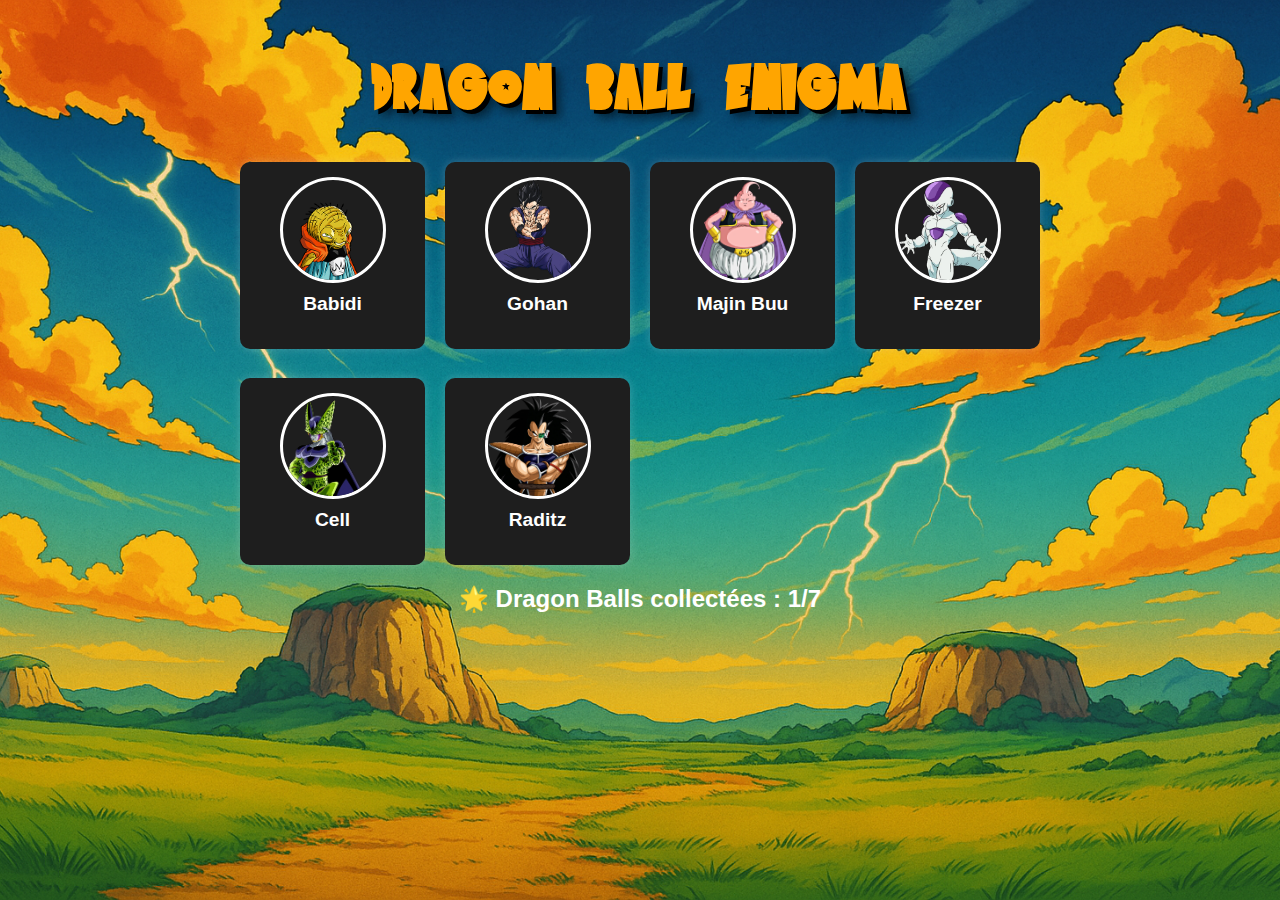
<file: index.html>
<!DOCTYPE html>
<html lang="fr">
<head>
    <meta charset="UTF-8">
    <meta name="viewport" content="width=device-width, initial-scale=1.0">
    <title>Dragon Ball Enigma</title>
    <link rel="stylesheet" href="css/index.css">
</head>
<body>
<h1>Dragon Ball Enigma</h1>
<div class="container">
    <a href="enigmes/babidi/enigme1.html" class="card">
        <img src="img/babidi.png" alt="Babidi">
        <p>Babidi</p>
    </a>
    <a href="enigmes/gohan/gohan.html" class="card">
        <img src="img/gohan.png" alt="Gohan">
        <p>Gohan</p>
    </a>
    <a href="enigmes/majin-buu/battle.html" class="card">
        <img src="img/majin-buu.png" alt="Majin Buu">
        <p>Majin Buu</p>
    </a>
    <a href="enigmes/freezer/freezer.html" class="card">
        <img src="img/freezer.png" alt="Freezer">
        <p>Freezer</p>
    </a>
    <a href="enigmes/cell/cell.html" class="card">
        <img src="img/cell.png" alt="Cell">
        <p>Cell</p>
    </a>
    <!--<a href="enigmes/bardock/bardock.html" class="card">
        <img src="img/bardock.png" alt="Bardock">
        <p>Bardock</p>
    </a>-->
    <a href="enigmes/raditz/raditz.html" class="card">
        <img src="img/raditz.png" alt="Raditz">
        <p>Raditz</p>
    </a>
</div>
<h2 id="test-message">Test</h2>
<script src="js/dragon_ball.js"></script>
<script>
    let testMessage = document.getElementById("test-message");
    if (dragon_ball.nombre === 7) {
        testMessage.innerHTML = "🔥 Félicitations ! Vous avez rassemblé les 7 Dragon Balls !";
    } else {
        testMessage.innerHTML = `🌟 Dragon Balls collectées : ${dragon_ball.nombre}/7`;
    }
</script>
</body>

</html>
</file>
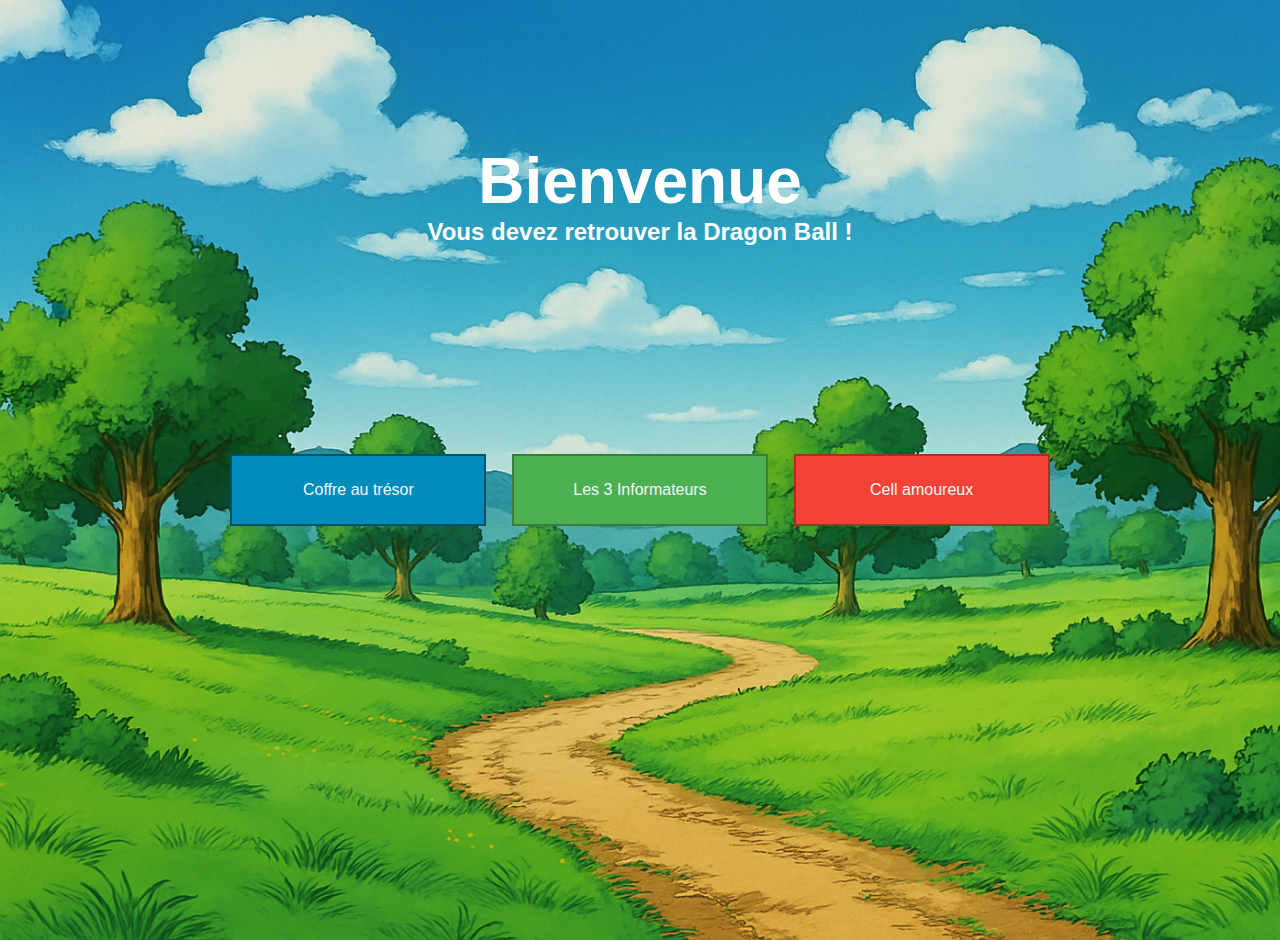
<file: Cell/index.html>
<!DOCTYPE html>
<html lang="en">
<head>
    <meta charset="UTF-8">
    <meta name="viewport" content="width=device-width, initial-scale=1.0">
    <title>Accueil</title>
    <link rel="stylesheet" href="styles/index.css">
</head>
<body>

    <div class="header">
        <h1>Bienvenue </h1>
        <h2>Vous devez retrouver la Dragon Ball !</h2>
    </div>

    <div class="container">
        <button class="button1">
            <a href="pages/boule.html">Coffre au trésor</a>
        </button>

        <button class="button2">
            <a href="pages/enigmes.html">Les 3 Informateurs</a>
        </button>

        <button class="button3">
            <a href="pages/game.html">Cell amoureux</a>
        </button>
    </div>
    
</body>
</html>
</file>
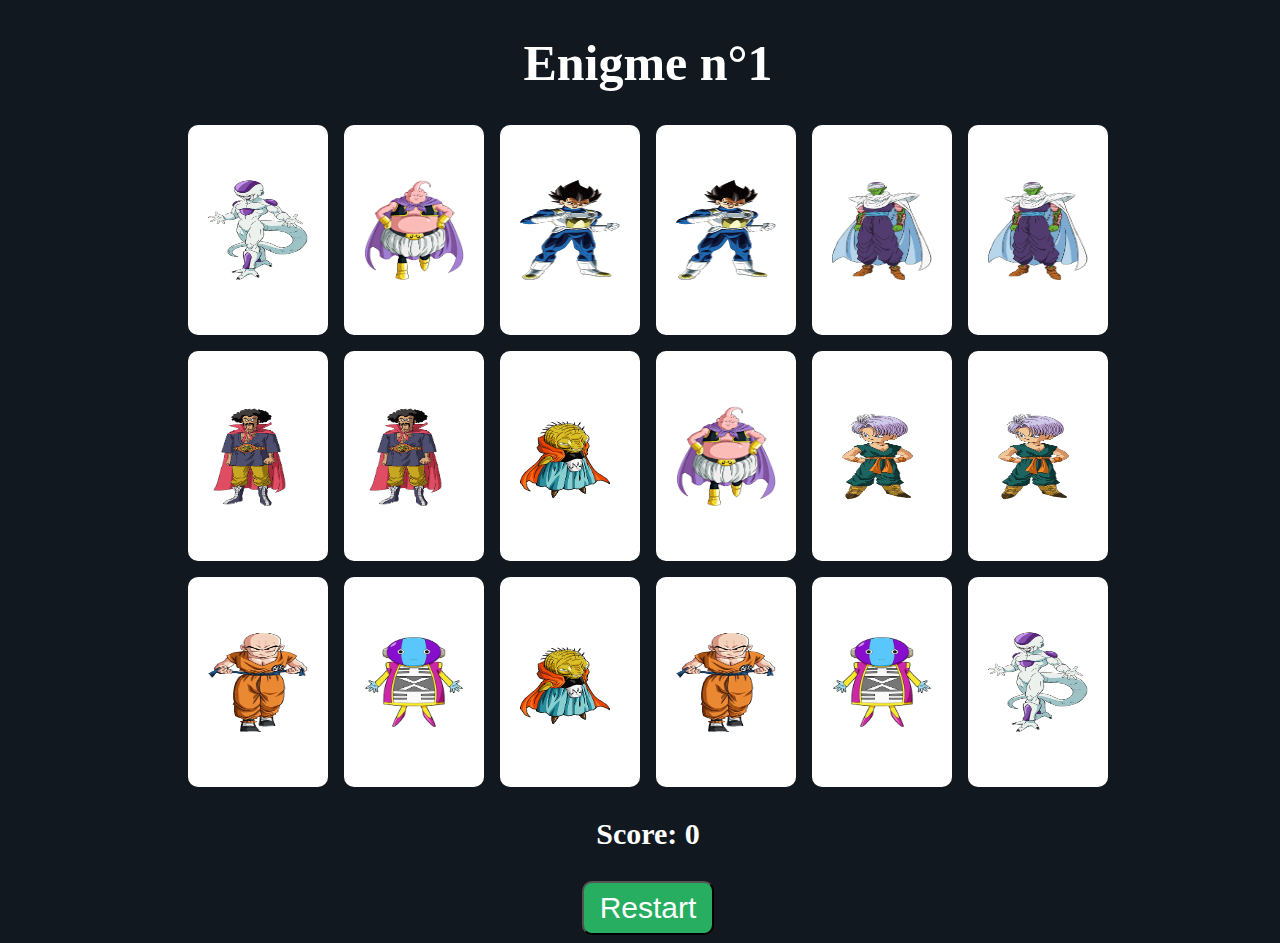
<file: enigme1.html>
<!DOCTYPE html>
<html lang="en">
<head>
    <meta charset="UTF-8">
    <meta name="viewport" content="width=device-width, initial-scale=1.0">
    <title>Enigme Babidi</title>
    <link rel="stylesheet" href="enigme1.css">
</head>
<body>
    <h1>Enigme n°1</h1>
    <div class="grid-container">
    </div>
    <p>Score: <span class ="score">l</span></p>
    <div class="actions">
        <button onclick="restart()">Restart</button>
    </div>
    <script src="enigme1.js"></script>
</body>
</html>
</file>
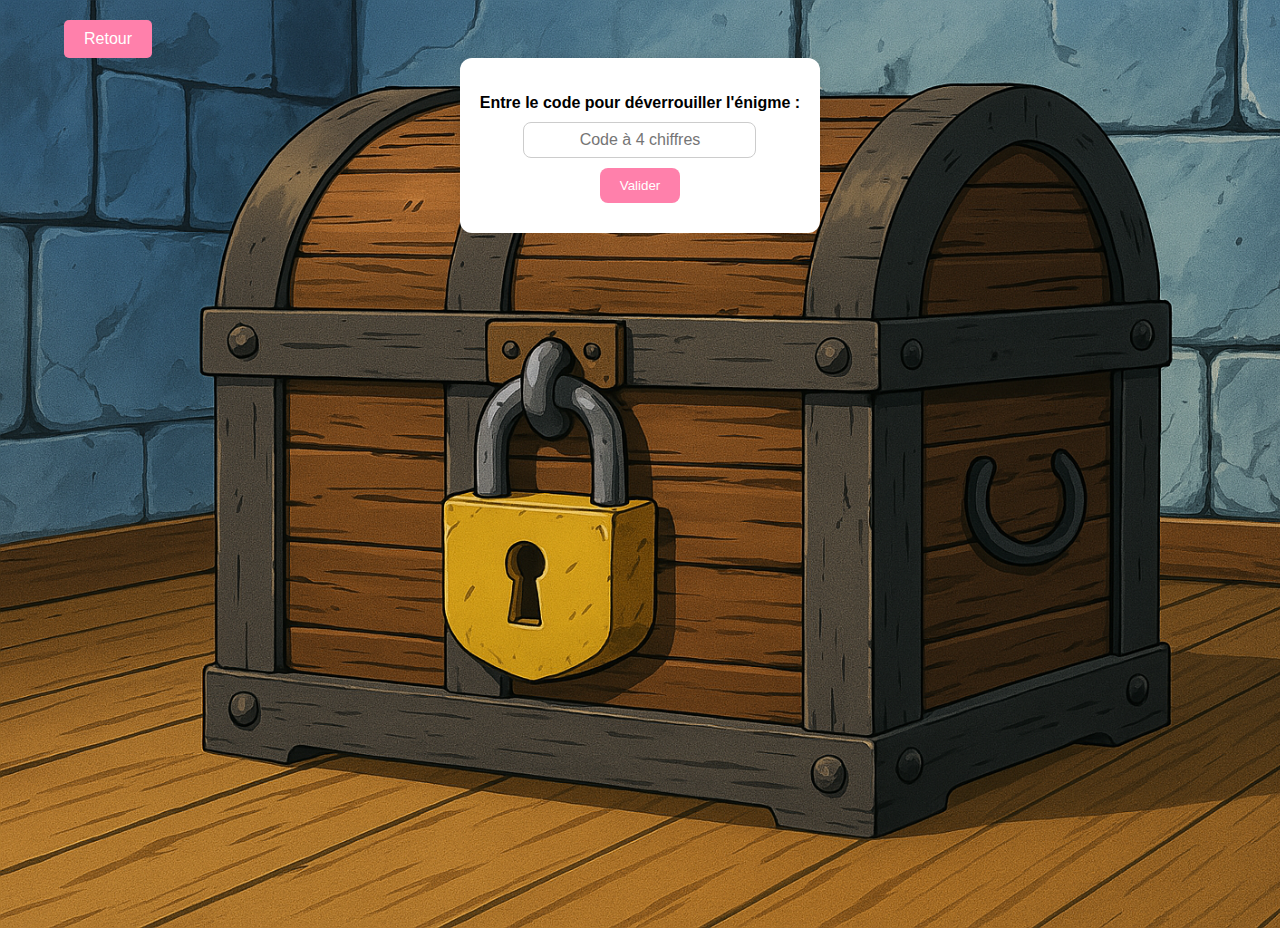
<file: Cell/pages/boule.html>
<!DOCTYPE html>
<html lang="en">
<head>
    <meta charset="UTF-8">
    <meta name="viewport" content="width=device-width, initial-scale=1.0">
    <title>Coffre</title>
    <link rel="stylesheet" href="../styles/boule.css">
</head>
<body> 
    
    <div class="containerButton">
        <button class="buttonReturn">
            <a href="../index.html">Retour</a>
        </button>
    </div>

    <div id="puzzle">
        <p>Entre le code pour déverrouiller l'énigme :</p>
        <input type="text" id="codeInput" placeholder="Code à 4 chiffres">
        <button onclick="checkCode()">Valider</button>
        <div id="success"></div>
      
        <div id="dragonball-reveal" style="display: none; text-align: center; margin-top: 20px;">
          <p>Bravo ! Il y avait une Dragon Ball à l'intérieur !</p>
          <img src="../img/dragonball.jpg" alt="Dragon Ball" width="120">
          <br><br>
          <button onclick="goNext()" class="next-btn">Étape suivante</button>
        </div>
      </div>
      
      
    <script>
        function checkCode() {
        const code = document.getElementById('codeInput').value;
        const success = document.getElementById('success');
        const reward = document.getElementById('dragonball-reveal');

        if (code === "4829") {
            success.textContent = "";
            reward.style.display = "block";
        } else {
            success.textContent = "❌ Nope. Mauvais code.";
            reward.style.display = "none";
        }
        }

        function goNext() {
        window.location.href = "etape2.html"; //a changer par l'URL de la prochaine étape
        }



    </script>
</body>
</html>
</file>
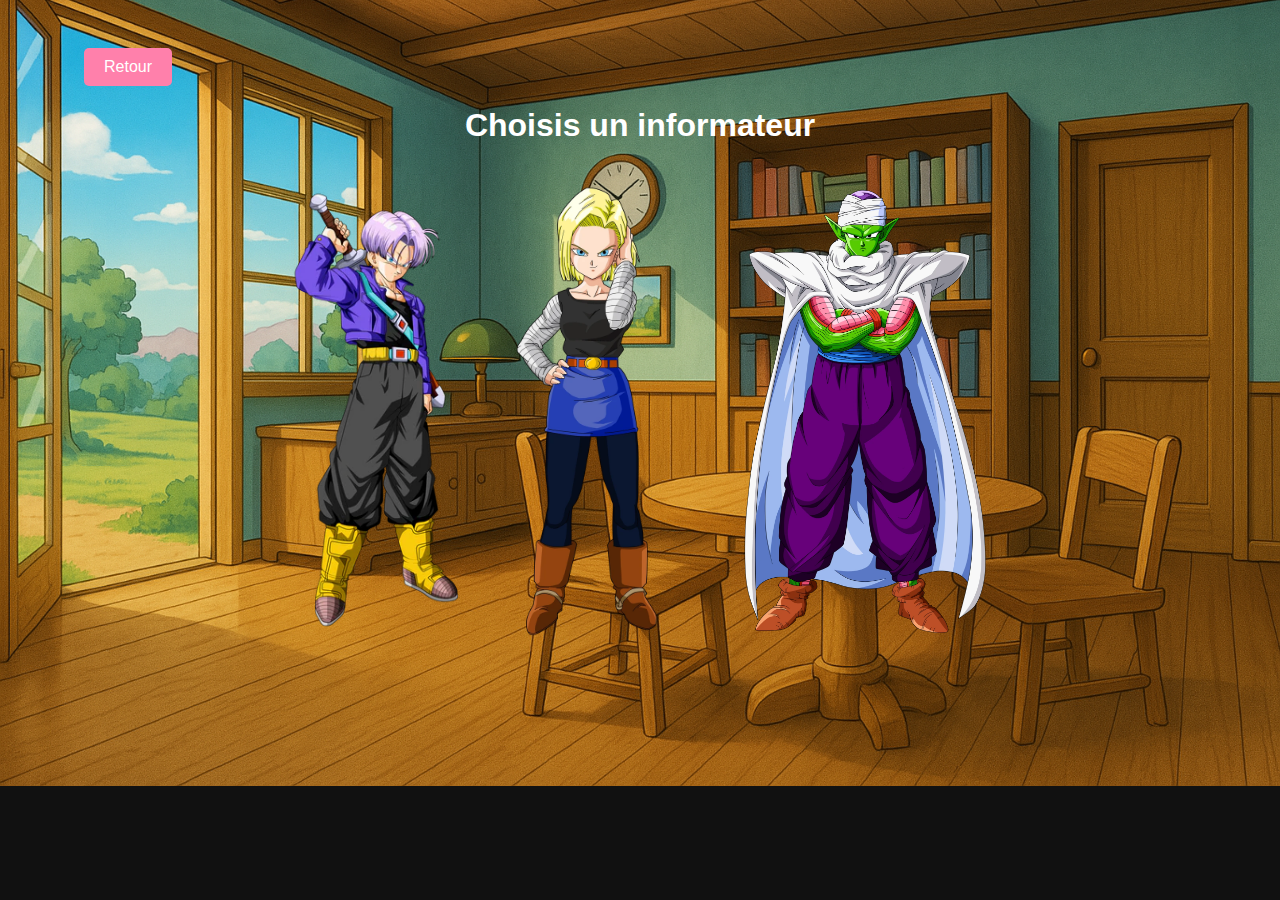
<file: Cell/pages/enigmes.html>
<!DOCTYPE html>
<html lang="fr">
<head>
  <meta charset="UTF-8">
  <title>Les 3 informateurs</title>
  <link rel="stylesheet" href="../styles/enigmes.css">
</head>
<body>

    <div class="containerButton">
        <button class="buttonReturn">
            <a href="../index.html">Retour</a>
        </button>
    </div>

  <h1>Choisis un informateur</h1>

  <div class="character" onclick="askRiddle(0)">
    <img src="../img/trunks.webp" height="450"><br>
  </div>
  <div class="character" onclick="askRiddle(1)">
    <img src="../img/c18.webp" height="450"><br>
  </div>
  <div class="character" onclick="askRiddle(2)">
    <img src="../img/Piccolo.webp" height="450"><br>
  </div>

  <div class="question-box" id="question-box"></div>

</body>
<script src="../scripts/script-enigmes.js"></script>
</html>
</file>
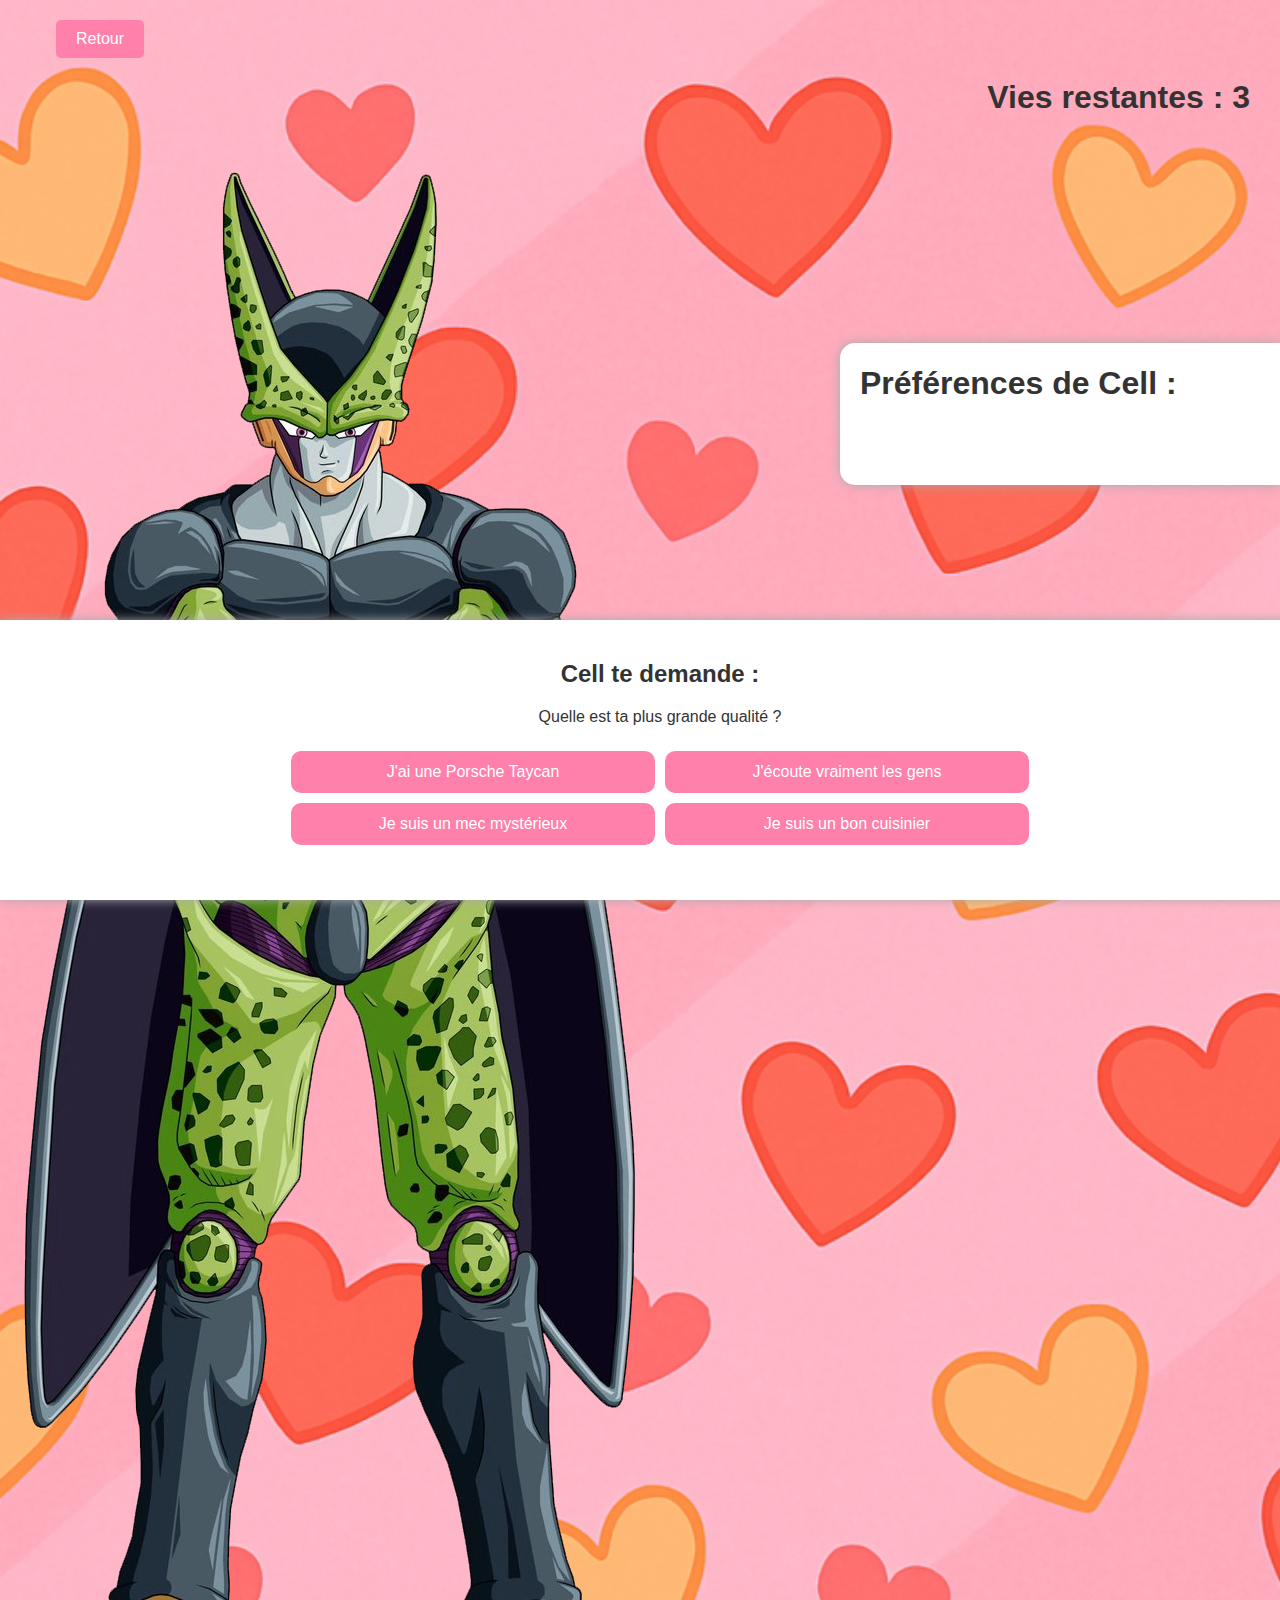
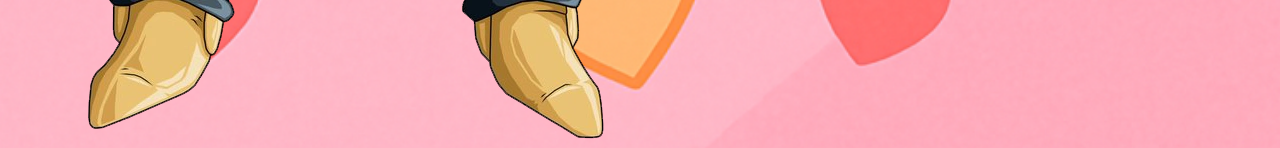
<file: Cell/pages/game.html>
<!DOCTYPE html>
<html lang="en">
<head>
    <meta charset="UTF-8">
    <meta name="viewport" content="width=device-width, initial-scale=1.0">
    <title>Drague Cell</title>
    <link rel="stylesheet" href="../styles/game.css">
</head>
<body>

    <div class="containerButton">
        <button class="buttonReturn">
            <a href="../index.html">Retour</a>
        </button>
    </div>
    <div class="containerVies">
      <h1 id="vies">Vies restantes : 3</h1>

    </div>

    <div>
      <img src="../img/Cell.webp" alt="cellmax" class="cellImage">
      <img src="../img/38812.webp" class="madImage" alt="haine">
      <img src="../img/heart_98495.webp" class="coeurImage" alt="coeur">
    </div>

    <div class="cellPreferences">
      <h1>Préférences de Cell :</h1>
      <ul id="cellHintsList">
      </ul>
    </div>
    

    <div id="game-container">
        <h2>Cell te demande :</h2>
        <p id="question-text">Chargement...</p>
        <div id="response"></div>
        <div id="choices"></div>

        
    
        <div id="reward">
          Voici le code que tu cherches : <b>4829</b>
        </div>
    

      </div>
</body>
<script src="../scripts/script-game.js"></script>
</html>
</file>
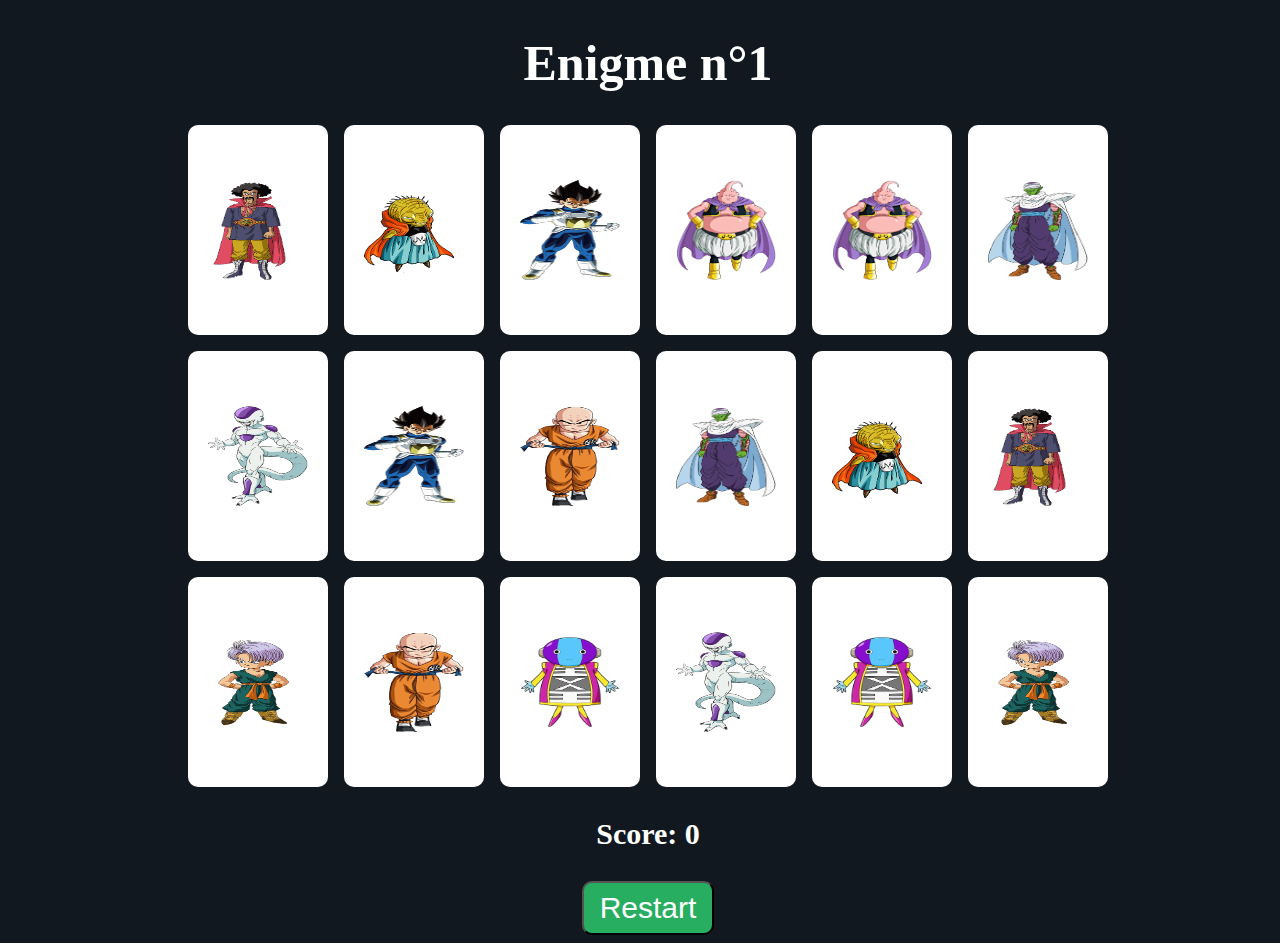
<file: enigmes/babidi/enigme1.html>
<!DOCTYPE html>
<html lang="en">
<head>
    <meta charset="UTF-8">
    <meta name="viewport" content="width=device-width, initial-scale=1.0">
    <title>Enigme Babidi</title>
    <link rel="stylesheet" href="enigme1.css">
</head>
<body>
    <h1>Enigme n°1</h1>
    <div class="grid-container">
    </div>
    <p>Score: <span class ="score">l</span></p>
    <div class="actions">
        <button onclick="restart()">Restart</button>
    </div>
    <script src="../../js/dragon_ball.js"></script>
    <script src="enigme1.js"></script>
</body>
</html>
</file>
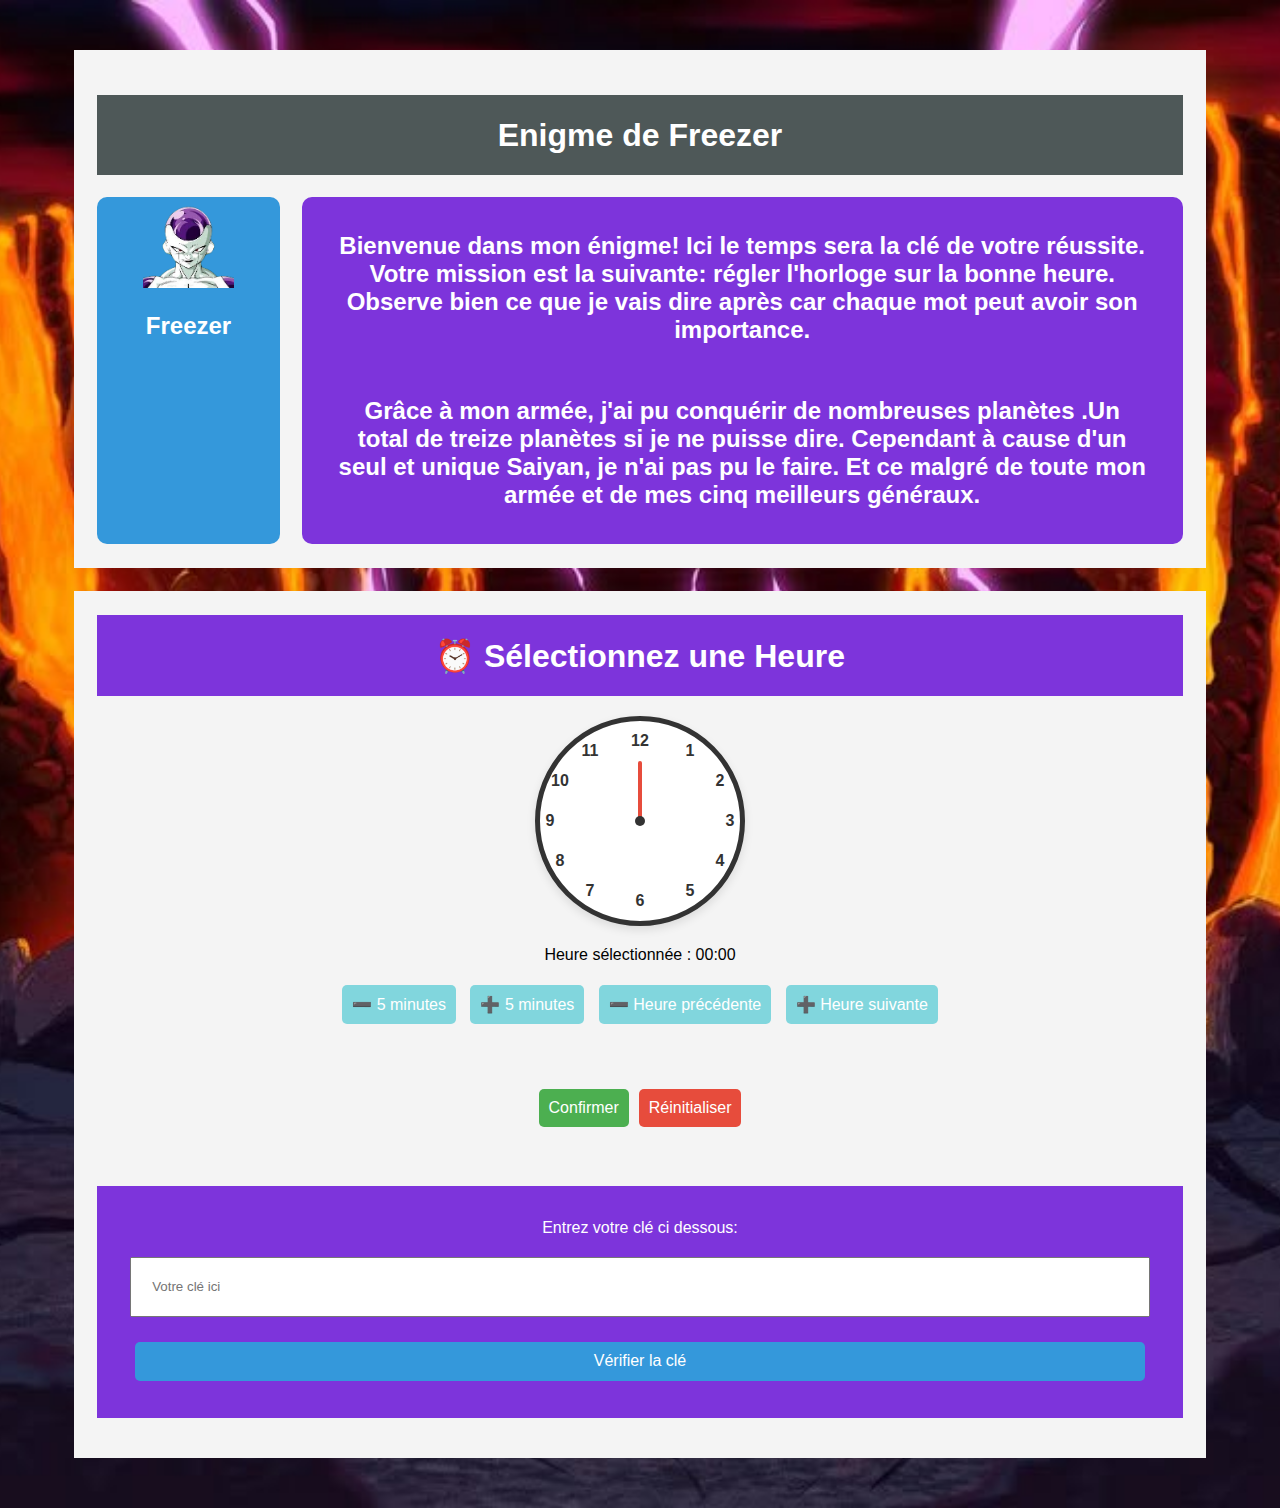
<file: enigmes/freezer/freezer.html>
<!DOCTYPE html>
<html lang="fr">
<head>
    <meta charset="UTF-8">
    <meta name="viewport" content="width=device-width, initial-scale=1.0">
    <title>Horloge Interactive</title>
    <link rel="stylesheet" href="../../css/freezer.css">
</head>
<body>
<div class="container_texte">
    <h1 class="titre_enigme">Enigme de Freezer</h1>
    <div class="container_info">
        <div class="container_img">
            <img src="../../img/profil_freeza.png" alt="Enigme de Freezer" class="photo_freeza">
            <h2 class="nom_profil">Freezer</h2>
        </div>
        <div class="container_dialogue">
            <h2 class="texte_dialogue">Bienvenue dans mon énigme! Ici le temps sera la clé de votre réussite. Votre mission est la suivante: régler l'horloge sur la bonne heure. Observe bien ce que je vais dire après car chaque mot peut avoir son importance.</h2>
            <h2 class="texte_dialogue2">Grâce à mon armée, j'ai pu conquérir de nombreuses planètes .Un total de treize planètes si je ne puisse dire. Cependant à cause d'un seul et unique Saiyan, je n'ai pas pu le faire. Et ce malgré de toute mon armée et de mes cinq meilleurs généraux.</h2>
        </div>
    </div>
</div>
<div class="container_challenge">

    <h1 class="titre_challenge">⏰ Sélectionnez une Heure</h1>
    <div class="clock">
        <div class="hand hour-hand" id="hour-hand"></div>
        <div class="hand minute-hand" id="minute-hand"></div>
        <div class="center-dot"></div>
        <div class="numbers">
            <span class="num num1">1</span>
            <span class="num num2">2</span>
            <span class="num num3">3</span>
            <span class="num num4">4</span>
            <span class="num num5">5</span>
            <span class="num num6">6</span>
            <span class="num num7">7</span>
            <span class="num num8">8</span>
            <span class="num num9">9</span>
            <span class="num num10">10</span>
            <span class="num num11">11</span>
            <span class="num num12">12</span>
        </div>
    </div>

    <p id="selected-time" class="temps_selectionne">Heure sélectionnée : 12:00</p>
    <div class="container-choix-horaire">
        <button id="prev-minute">➖ 5 minutes</button>
        <button id="next-minute">➕ 5 minutes</button>
        <button id="prev-hour">➖ Heure précédente</button>
        <button id="next-hour">➕ Heure suivante</button>
    </div>
    <div class="container_confirmer_choix">
        <button id="confirm-button">Confirmer</button>
        <button id="reset-button">Réinitialiser</button>
        <p id="confirmed-time"></p>
    </div>


    <div class="container_reponse">
        <label for="key-input">Entrez votre clé ci dessous:</label>
        <input type="text" class="input_reponse" id="key-input" placeholder="Votre clé ici" />
        <button id="check-key-button" class="button_reponse">Vérifier la clé</button>
    </div>

    <!-- Message d'erreur -->
    <p id="error-message"></p>
</div>
<script src="../../js/freezer.js"></script>
<script src="../../js/dragon_ball.js"></script>
</body>
</html>
</file>
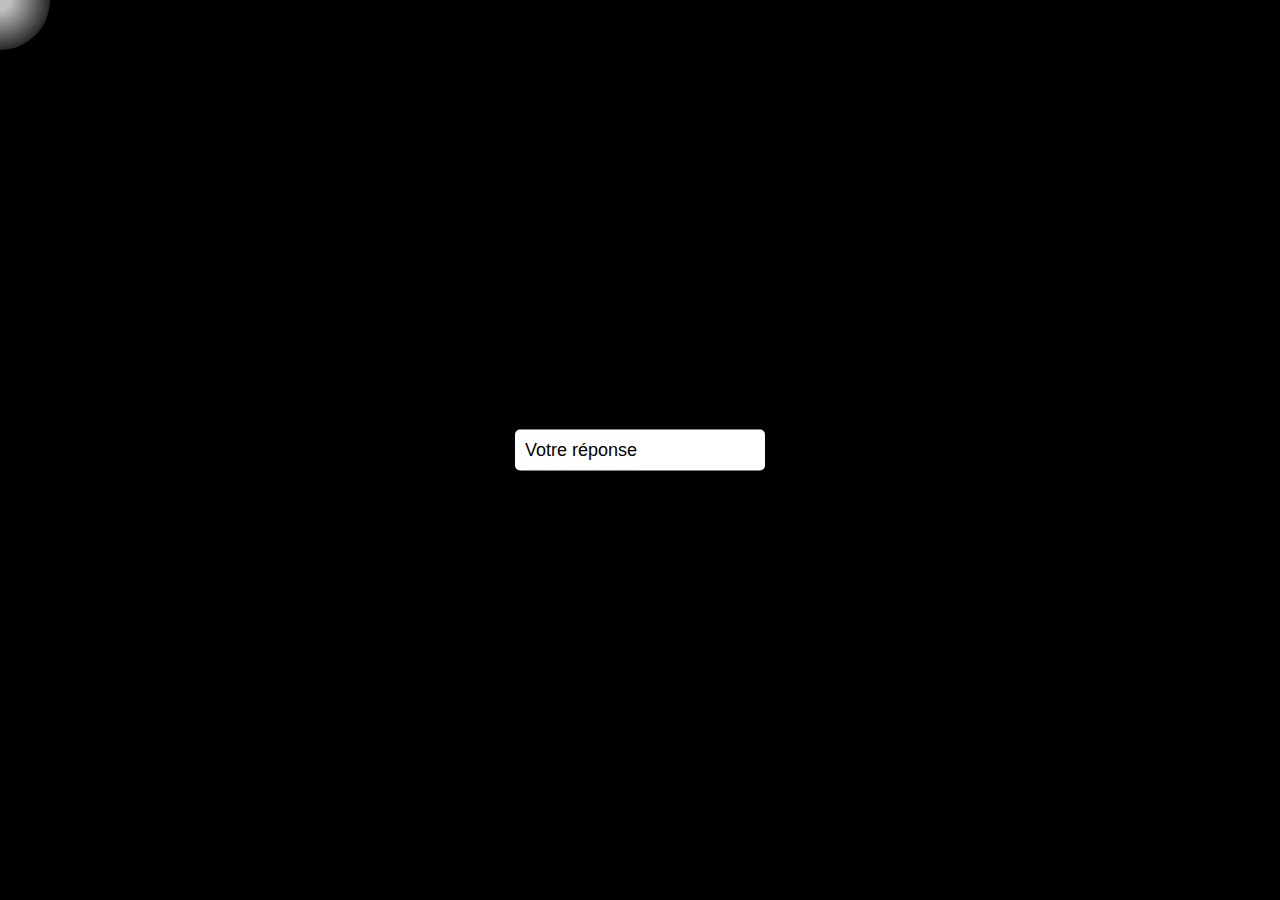
<file: enigmes/gohan/gohan.html>
<!DOCTYPE html>
<html lang="fr">
  <head>
    <meta charset="UTF-8" />
    <meta name="viewport" content="width=device-width, initial-scale=1.0" />
    <title>Enigme Gohan</title>
    <link rel="stylesheet" href="./assets/style/style.css" />
  </head>
  <body>
    <div class="lampe"></div>

    <input type="text" class="reponse" placeholder="Votre réponse" />

    <div class="texte-revele">Inspecter</div>

    <div class="message-validation"></div>

    <div class="image-cachée" data-image-link="../../enigmes/gohan/assets/img/gohan.png"></div>

    <script src="./scripts/lampe.js"></script>
    <script src="./scripts/validation.js"></script>
    <script src="./scripts/indice.js"></script>
    <script src="../../js/dragon_ball.js"></script>
</html>
</file>
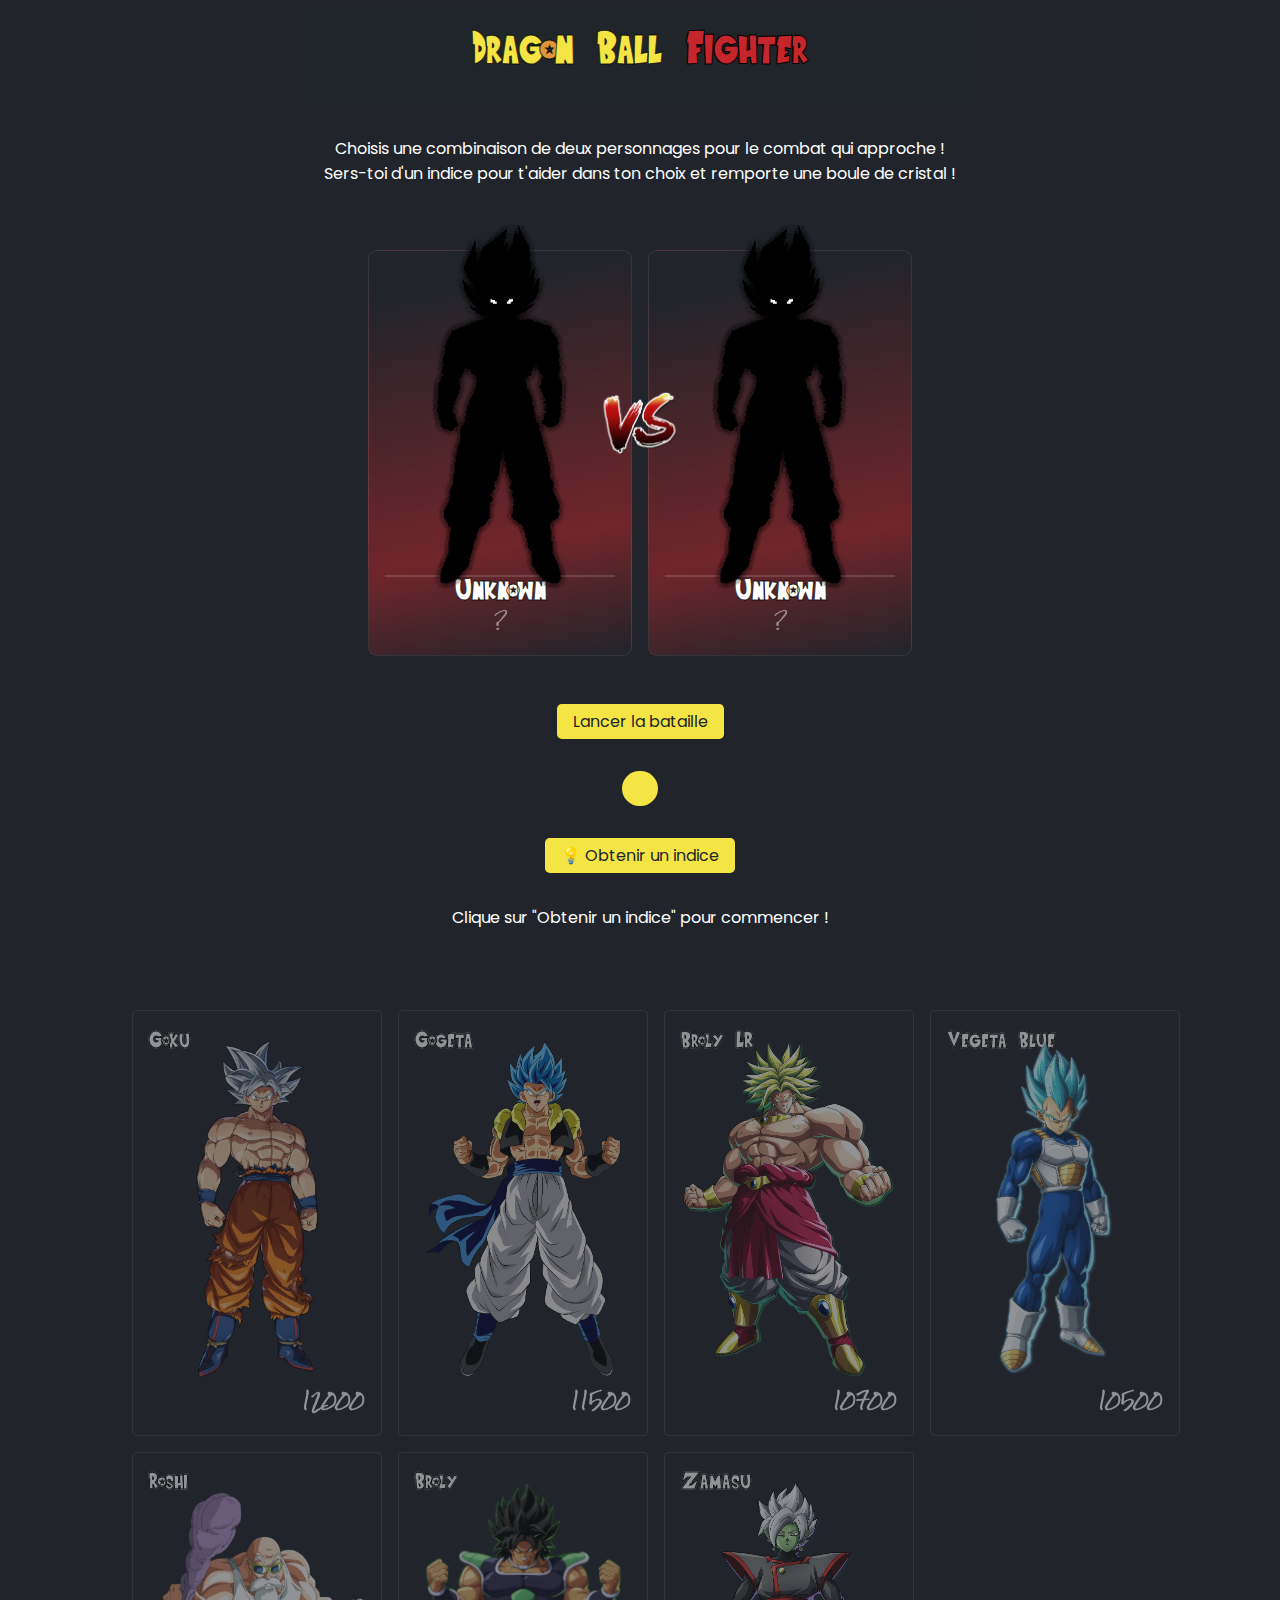
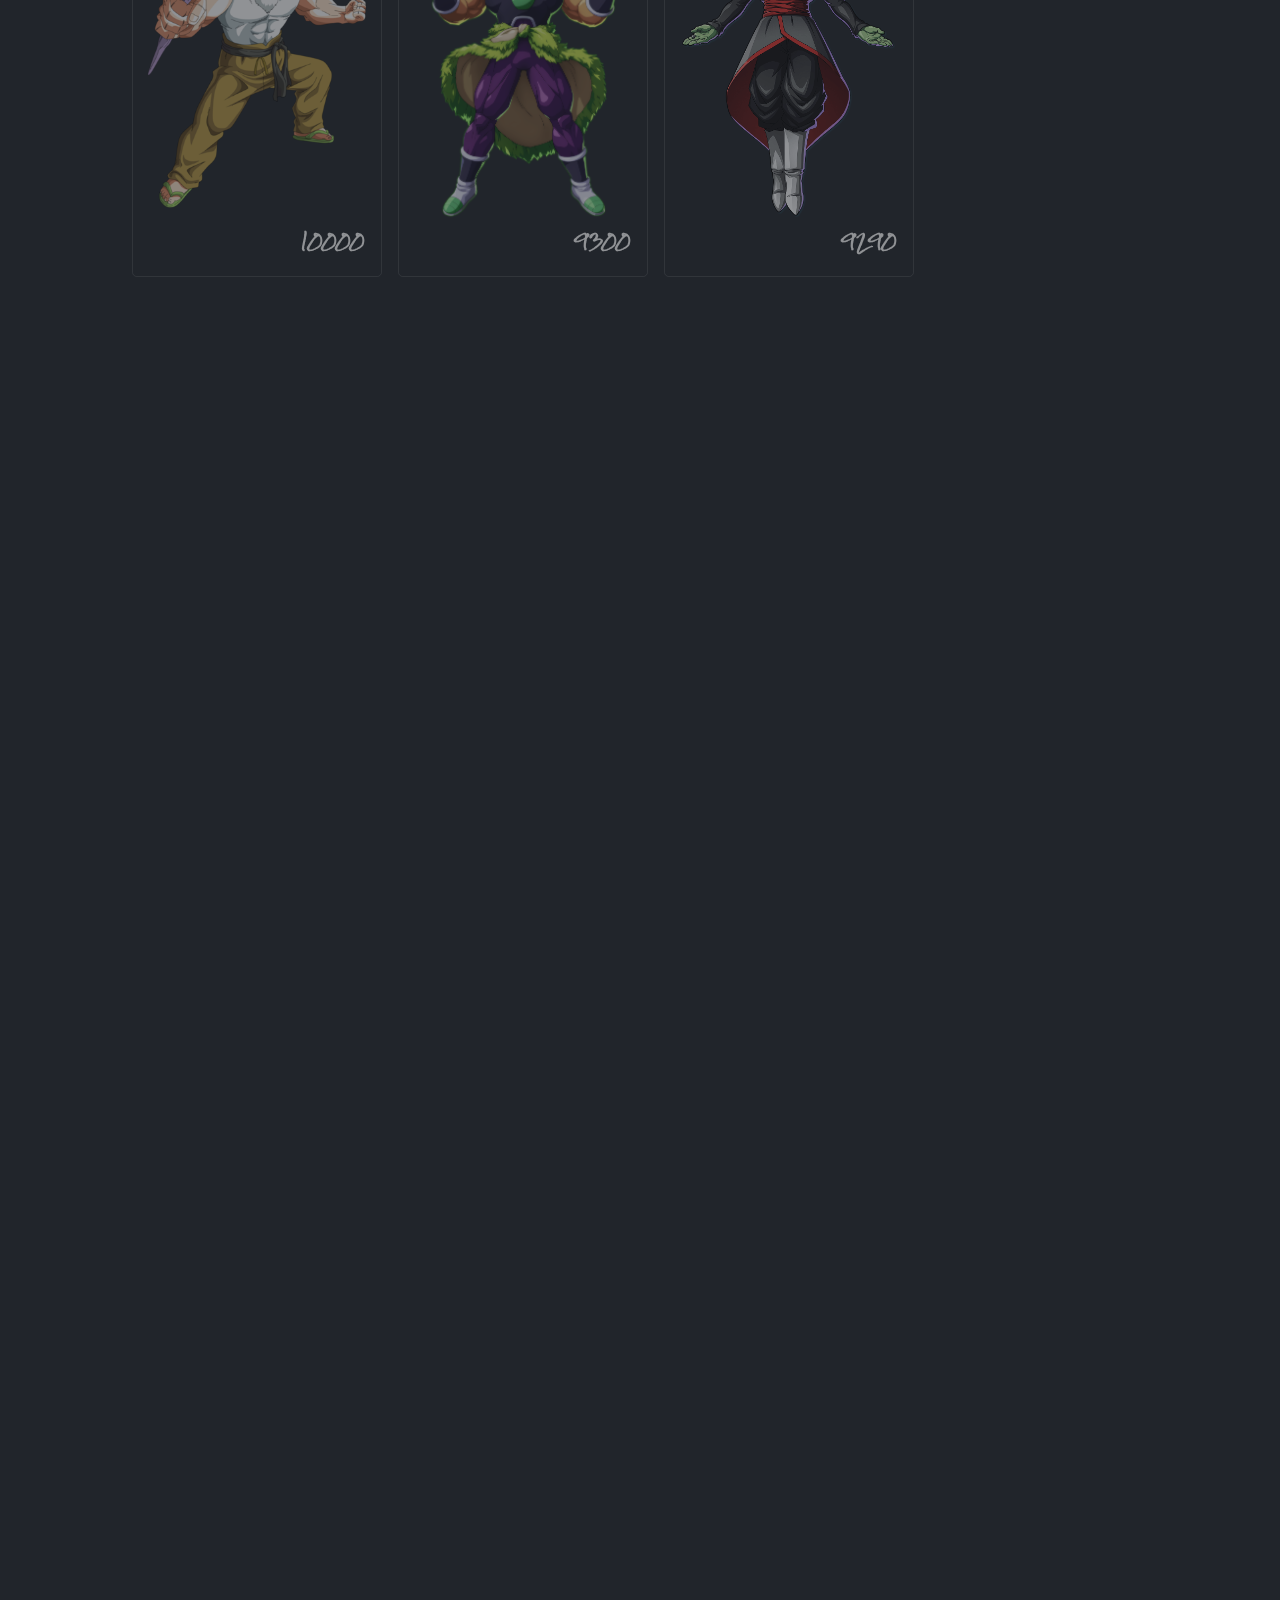
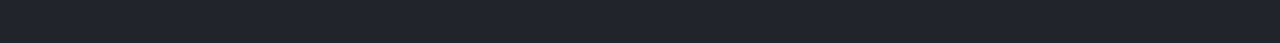
<file: enigmes/majin-buu/battle.html>
<!DOCTYPE html>
<html lang="fr">
  <head>
    <meta charset="UTF-8" />
    <meta http-equiv="X-UA-Compatible" content="IE=edge" />
    <meta name="viewport" content="width=device-width, initial-scale=1.0" />

    <link
      rel="stylesheet"
      href="https://cdnjs.cloudflare.com/ajax/libs/font-awesome/6.1.1/css/all.min.css"
      integrity="sha512-KfkfwYDsLkIlwQp6LFnl8zNdLGxu9YAA1QvwINks4PhcElQSvqcyVLLD9aMhXd13uQjoXtEKNosOWaZqXgel0g=="
      crossorigin="anonymous"
      referrerpolicy="no-referrer"
    />

    <link rel="stylesheet" href="css/battle.css" />
    <title>Dragon Ball FighterZ, but in JS.</title>
  </head>
  <body>
    <section id="main">
      <div class="header-content">
        <h1 class="header">Drag<em>o</em>n Ball <span>Fighter</span></h1>
      </div>
      <div class="tuto">
        <p>
          Choisis une combinaison de deux personnages pour le combat qui
          approche !<br> Sers-toi d'un indice pour t'aider dans ton choix et
          remporte une boule de cristal !
        </p>
      </div>

      <div class="content">
        <div class="card-player playerOne">
          <img
            src="img/crystalBall.png"
            id="image-player-1"
            alt="image2"
          />
          <div class="introduce-player" id="introduce-player1">Unknown</div>
          <div class="player-stats" id="introduce-player1-stats">?</div>
        </div>

        <div class="card-player playerTwo">
          <img
            src="img/crystalBall.png"
            id="image-player-2"
            alt="DBZ"
          />
          <div class="introduce-player" id="introduce-player2">Unknown</div>
          <div class="player-stats" id="introduce-player2-stats">?</div>
        </div>
        
      </div>
      <div class="get-ready">
        <img src="img/vsLogo.png" id="vs-logo" alt="" />
        <button id="launch-battle" onclick="launchBattle()">
          Lancer la bataille
          <i class="fa-solid fa-hand-fist"></i>
        </button>

        <button
          id="reload"
          onclick="window.location.reload()"
          aria-label="image"
        >
          <i class="fa-solid fa-rotate-right"></i>
        </button>

        <div class="buttons">
            <button id="showHint">💡 Obtenir un indice</button>
          </div>
    
          <p class="tuto" id="game-hint">Clique sur "Obtenir un indice" pour commencer !</p>
      </div>
    </section>
    <section>
      <div class="grid-list">
        <div class="card-character selectPlayer">
          <h2>Goku</h2>
          <img src="img/gokuPremium.png" alt="" />
          <p>12000</p>
        </div>

        <div class="card-character selectPlayer">
          <h2>Gogeta</h2>
          <img src="img/gogetaPremium.png" alt="" />
          <p>11500</p>
        </div>

        <div class="card-character selectPlayer">
          <h2>Broly LR</h2>
          <img
            src="img/brolyLegendaryPremium.png"
            alt=""
          />
          <p>10700</p>
        </div>

        <div class="card-character selectPlayer">
          <h2>Vegeta Blue</h2>
          <img src="img/vegetaBluePremium.png" alt="" />
          <p>10500</p>
        </div>

        <div class="card-character selectPlayer">
          <h2>Roshi</h2>
          <img src="img/roshiPremium.png" alt="" />
          <p>10000</p>
        </div>

        <div class="card-character selectPlayer">
          <h2>Broly</h2>
          <img src="img/brolyPremium.png" alt="" />
          <p>9300</p>
        </div>

        <div class="card-character selectPlayer">
          <h2>Zamasu</h2>
          <img src="img/zamasuPremium.png" alt="" />
          <p>9290</p>
        </div>
      </div>
    </section>
    <script src="js/battle.js"></script>
    <script src="../../js/dragon_ball.js"></script>
  </body>
</html>
</file>
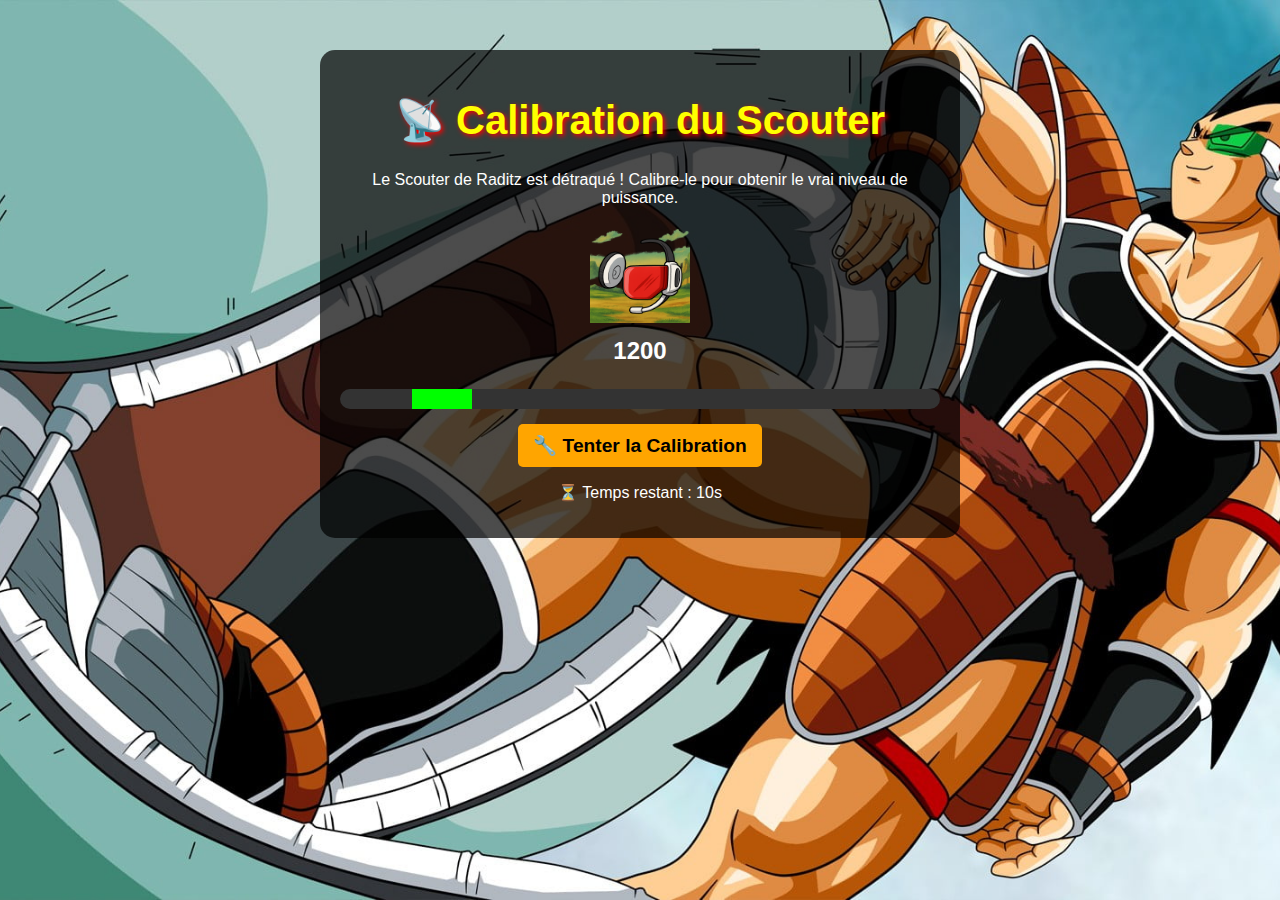
<file: enigmes/raditz/raditz.html>
<!DOCTYPE html>
<html lang="fr">
<head>
    <meta charset="UTF-8">
    <meta name="viewport" content="width=device-width, initial-scale=1.0">
    <title>Le Test Saiyan Ultime</title>
    <link rel="stylesheet" href="raditz.css">
    <script defer src="raditz.js"></script>
</head>
<body>

<div class="container">
    <h1>📡 Calibration du Scouter</h1>
    <p>Le Scouter de Raditz est détraqué ! Calibre-le pour obtenir le vrai niveau de puissance.</p>

    <div class="scouter">
        <img src="raditz-scouter.png" alt="Scouter">
        <p id="power-display">???</p>
    </div>

    <div class="jauge-container">
        <div id="jauge"></div>
    </div>

    <button id="calibrate-btn">🔧 Tenter la Calibration</button>
    <p id="result"></p>

    <!-- 🌟 Énigme finale (cachée au début) -->
    <div id="final-enigma" class="hidden">
        <h2>🔥 Épreuve Finale !</h2>
        <p>Raditz te pose une dernière question :</p>
        <p><strong>Quel guerrier Saiyan a atteint le Super Saiyan en premier dans l'histoire ?</strong></p>

        <button class="answer-btn" data-answer="A">A) Goku</button>
        <button class="answer-btn" data-answer="B">B) Broly</button>
        <button class="answer-btn" data-answer="C">C) Bardock</button>
        <button class="answer-btn" data-answer="D">D) Yamoshi</button>

        <p id="final-result"></p>
        <button id="menu-btn">🏠 Retour au Menu</button>

    </div>
</div>
<script src="../../js/dragon_ball.js"></script>
</body>
</html>
</file>
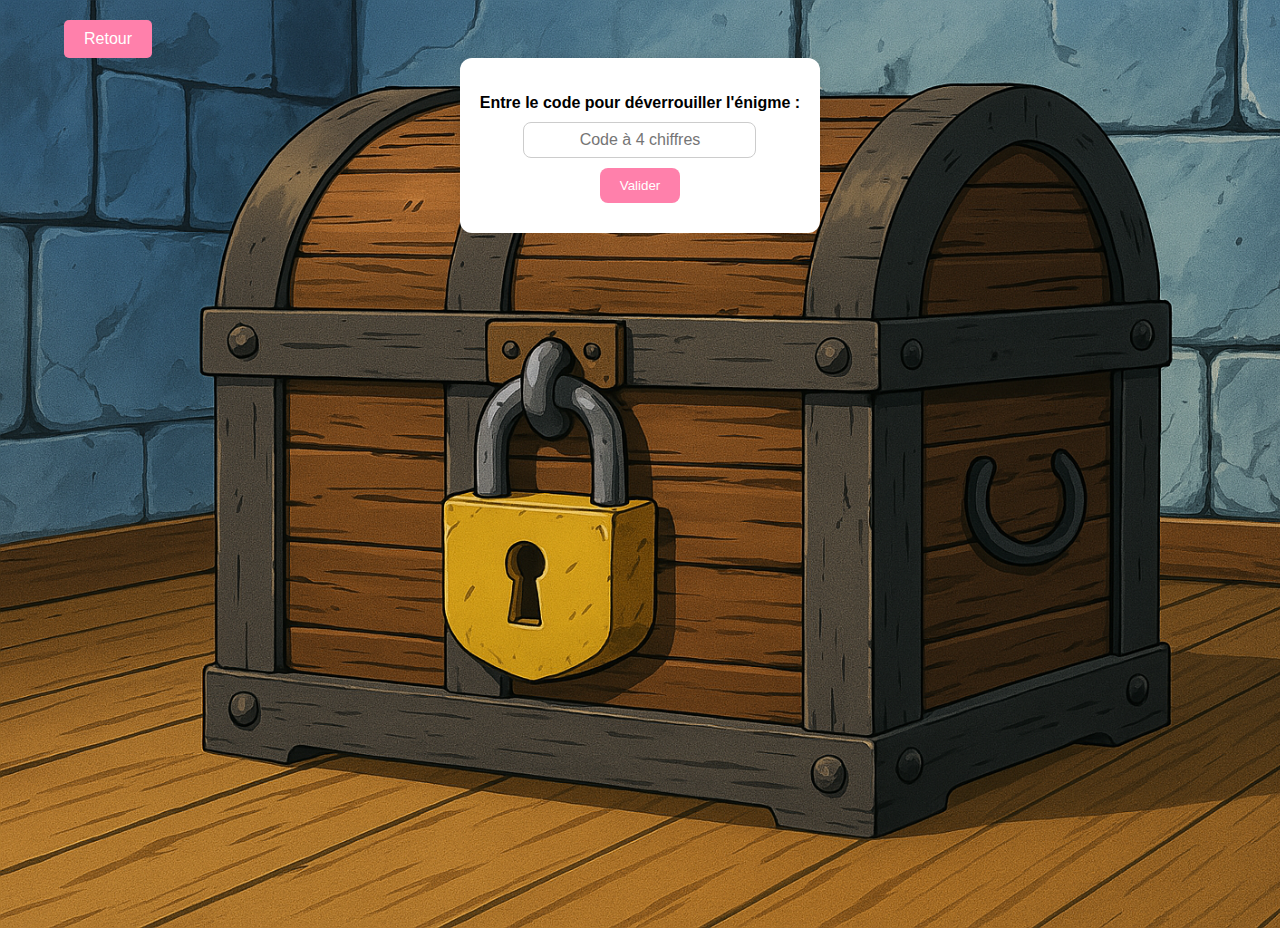
<file: enigmes/cell/pages/boule.html>
<!DOCTYPE html>
<html lang="en">
<head>
    <meta charset="UTF-8">
    <meta name="viewport" content="width=device-width, initial-scale=1.0">
    <title>Coffre</title>
    <link rel="stylesheet" href="../styles/boule.css">
</head>
<body> 
    
    <div class="containerButton">
        <button class="buttonReturn">
            <a href="../cell.html">Retour</a>
        </button>
    </div>

    <div id="puzzle">
        <p>Entre le code pour déverrouiller l'énigme :</p>
        <input type="text" id="codeInput" placeholder="Code à 4 chiffres">
        <button onclick="checkCode()">Valider</button>
        <div id="success"></div>
      
        <div id="dragonball-reveal" style="display: none; text-align: center; margin-top: 20px;">
          <p>Bravo ! Il y avait une Dragon Ball à l'intérieur !</p>
          <img src="../img/dragonball.jpg" alt="Dragon Ball" width="120">
          <br><br>
          <button onclick="goNext()" class="next-btn">Étape suivante</button>
        </div>
      </div>
      
      
    <script>

function checkAndStoreSpecialTime() {
    // Vérifier si la clé existe déjà dans le localStorage
    if (localStorage.getItem("specialKey")) {
        alert("La clé a déjà été générée précédemment. Elle ne sera pas régénérée.");
        return; // Ne rien faire si la clé existe déjà
    }


    if (selectedHour === 13 && selectedMinute === 15) {
        let randomString = generateRandomString(10);
        localStorage.setItem("specialKey", randomString);
        alert(`🎉 Clé spéciale générée et stockée. Inspecte bien toute la page.`);
    }
}
        function checkCode() {
        const code = document.getElementById('codeInput').value;
        const success = document.getElementById('success');
        const reward = document.getElementById('dragonball-reveal');

        if (code === "4829") {
            success.textContent = "";
            reward.style.display = "block";
        } else {
            success.textContent = "❌ Nope. Mauvais code.";
            reward.style.display = "none";
        }
        }

        function goNext() {
                const storedKey = localStorage.getItem("specialKey");

        localStorage.removeItem("specialKey"); // Supprime la clé après utilisation
        dragon_ball.nombre += 1;
        localStorage.setItem("dragon_ball", JSON.stringify(dragon_ball));
        window.location.href = './../../../index.html';

        }



    </script>
     <script src="../../../js/dragon_ball.js"></script>
</body>
</html>
</file>
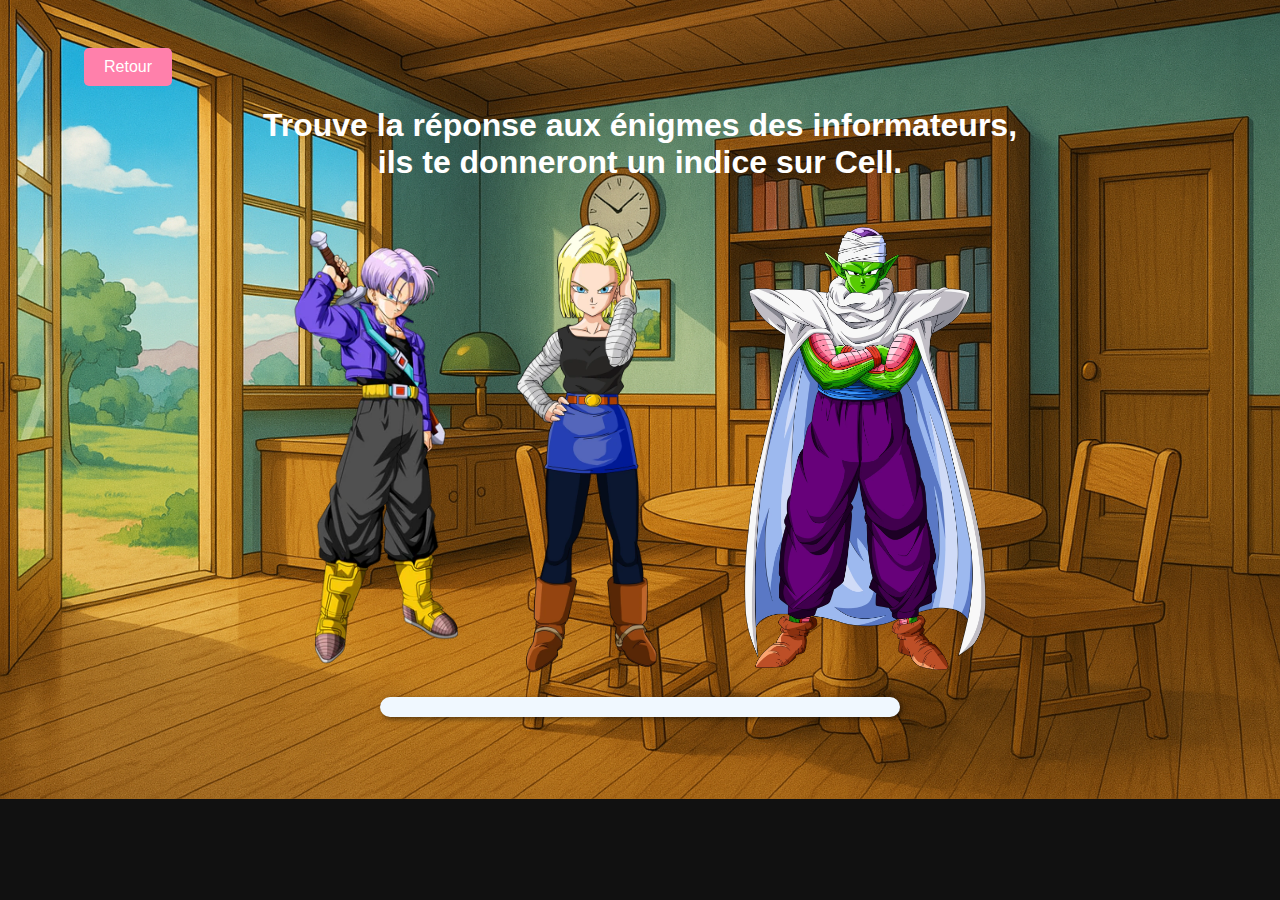
<file: enigmes/cell/pages/enigmes.html>
<!DOCTYPE html>
<html lang="fr">
<head>
  <meta charset="UTF-8">
  <title>Les 3 informateurs</title>
  <link rel="stylesheet" href="../styles/enigmes.css">
</head>
<body>

  <div class="containerButton">
    <button class="buttonReturn">
        <a href="../cell.html">Retour</a>
    </button>
  </div>

  <h1>Trouve la réponse aux énigmes des informateurs,<br> 
      ils te donneront un indice sur Cell.
  </h1>

  <div class="character" onclick="askRiddle(0)">
    <img src="../img/trunks.webp" height="450"><br>
  </div>
  <div class="character" onclick="askRiddle(1)">
    <img src="../img/c18.webp" height="450"><br>
  </div>
  <div class="character" onclick="askRiddle(2)">
    <img src="../img/Piccolo.webp" height="450"><br>
  </div>

  <div class="question-box" id="question-box"></div>

</body>
<script src="../scripts/script-enigmes.js"></script>
</html>
</file>
<file: css/index.css>
body {
    font-family: Arial, sans-serif;
    text-align: center;
    background: url('../img/background.png') no-repeat center center fixed;
    background-size: cover;
    color: white;
    margin: 0;
    padding: 20px;
}

@font-face {
    font-family: 'Saiyan Sans';
    src: url('../fonts/Saiyan-Sans.ttf') format('truetype');
}

h1 {
    font-family: 'Saiyan Sans', sans-serif;
    font-size: 4em;
    color: #FFA500;
    text-shadow: 4px 4px 0px #000, 8px 8px 10px rgba(0, 0, 0, 0.5);
    text-transform: uppercase;
    letter-spacing: 2px;
}

.container {
    display: grid;
    grid-template-columns: repeat(auto-fit, minmax(150px, 1fr));
    gap: 20px;
    max-width: 800px;
    margin: 0 auto;
}

.card {
    margin-top: 1vh;
    background: #1e1e1e;
    padding: 15px;
    border-radius: 10px;
    box-shadow: 0px 0px 10px rgba(255, 255, 255, 0.2);
    transition: transform 0.2s, box-shadow 0.2s;
    text-decoration: none;
    color: white;
    display: flex;
    flex-direction: column;
    align-items: center;
}

.card img {
    width: 100px;
    height: 100px;
    object-fit: cover;
    object-position: top;
    border-radius: 50%;
    border: 3px solid white;
}


.card p {
    margin-top: 10px;
    font-size: 1.2em;
    font-weight: bold;
}

.card:hover {
    transform: scale(1.05);
    box-shadow: 0px 0px 15px rgba(255, 255, 255, 0.4);
}
</file>
<file: Cell/styles/index.css>
*{
    margin: 0;
    padding: 0;
}
body{
    background-image: url('../img/fondIndex.png');
    background-repeat: no-repeat;
    background-size: cover;
    font-family: Arial, Helvetica, sans-serif;
}

button{
    width: 20vw;
    height: 8vh;
}

a{
    text-decoration: none;
    color: aliceblue;
}

.button1{
    background-color: #008CBA;
    border: none;
    color: white;
    text-align: center;
    text-decoration: none;
    display: inline-block;
    font-size: 16px;
    margin: 4px 2px;
    cursor: pointer;
    margin-left: 18vw;
    transition: all 0.1s ease-in-out;
    border: 2px solid #015464;
}

.button2{
    background-color: #4CAF50;
    border: none;
    color: white;
    text-align: center;
    text-decoration: none;
    display: inline-block;
    font-size: 16px;
    margin: 4px 2px;
    cursor: pointer;
    transition: all 0.1s ease-in-out;
    border: 2px solid #387e3a;
}

.button3{
    background-color: #f44336;
    border: none;
    color: white;
    text-align: center;
    text-decoration: none;
    display: inline-block;
    font-size: 16px;
    margin: 4px 2px;
    cursor: pointer;
    margin-right: 18vw;
    transition: all 0.1s ease-in-out;
    border: 2px solid #a03226;
}

.button1:hover {
    background-color: #005f73;
    transform: scale(1.1);
}

.button2:hover {
    background-color: #45a049;
    transform: scale(1.1);
}

.button3:hover {
    background-color: #c0392b;
    transform: scale(1.1);
}


.container{
    display: flex;
    justify-content: space-between;
    align-items: center;
    height: 100vh;

}

.header{
    margin-top: 150px;
    display: flex;
    justify-content: center;
    align-items: center;
    height: 10vh;
    color: white;
    font-size: 2rem;
    flex-direction: column;
    margin-bottom: -200px;
    font-weight: bold;
}

.header h1{
    margin: 0;
    padding: 0;
    font-weight: bold;
}

.header h2{
    margin: 0;
    padding: 0;
    font-size: 1.5rem;
    font-weight: bold;
}
</file>
<file: enigme1.css>
body{
    min-height: 100%;
    min-width: 100%;
    background-color: #12181f;
    color: white;
    overflow-x: hidden;
}

h1{
    text-align: center;
    font-weight: 700;
    font-size: 50px;
}

p{
    text-align: center;
    font-size: 30px;
    font-weight: bold;
}

.actions{
    display: flex;
    justify-content: center;
}

.actions button{
    padding: 8px 16px;
    font-size: 30px;
    border-radius: 10px;
    background-color: #27ae60;
    color: white;

}

.grid-container{
    display: grid;
    justify-content: center;
    grid-template-columns: repeat(6,140px);
    grid-template-rows: repeat(2, calc(140px / 2 * 3));
    gap:16px;
}

.card {
    height: calc(140px / 2 * 3);
    width: 140px;
    border-radius: 10px;
    position: relative;
    transform-style: preserve-3d;
    transition: all 0.5s ease-in-out;
    transform: rotateY(0); 
}

.card.flipped {
    transform: rotateY(180deg); 
}

.front,
.back {
    backface-visibility: hidden;
    position: absolute;
    border-radius: 10px;
    top: 0;
    left: 0;
    width: 100%;
    height: 100%;
}

.front {
    display: flex;
    justify-content: center;
    align-items: center;
    transform: rotateY(180deg);
    background-color: white; 
}

.back {
    transform: rotateY(0); 
    background-image: url("/assets/dosdecarte.jpg");
    background-size: cover;
}

.front-image{
    width :100px;
    height: 100px;
}
</file>
<file: Cell/styles/boule.css>
body{
    background-image: url('../img/fondCoffre.png');
    background-repeat: no-repeat;
    background-size: cover;
    height: 100vh;
    font-family: Arial, Helvetica, sans-serif;
    overflow: hidden;
}

.containerButton{
    display: flex;
    justify-content: center;
    align-items: center;
    margin-top: 20px;       
    width: 200px;
}

.buttonReturn{
    margin: 0 5px;
    padding: 10px 20px;
    font-size: 16px;
    border: none;
    border-radius: 5px;
    background-color: #ff80ab;
    color: white;
    cursor: pointer;
    transition: background-color 0.2s ease;
}

.buttonReturn a {
    text-decoration: none;
    color: white;
}

.buttonReturn:hover {
    background-color: #ff4081;
}


.containerPuzzle{
    margin-top: 30%;
}

#puzzle {
    display: flex;
    flex-direction: column;
    align-items: center;
    justify-content: center;
    margin: 0 auto;
    text-align: center;
    padding: 20px;
    background-color: white;
    border-radius: 12px;
    box-shadow: 0 0 12px rgba(0, 0, 0, 0.1);
    width: fit-content;
    max-width: 90%;
  }
  
  #puzzle p {
    margin-bottom: 10px;
    font-weight: bold;
  }
  
  #puzzle input[type="text"] {
    padding: 8px 12px;
    font-size: 16px;
    border-radius: 8px;
    border: 1px solid #ccc;
    margin-bottom: 10px;
    text-align: center;
  }
  
  #puzzle button {
    background-color: #ff80ab;
    color: white;
    border: none;
    padding: 10px 20px;
    border-radius: 8px;
    cursor: pointer;
    transition: background-color 0.2s ease;
  }
  
  #puzzle button:hover {
    background-color: #ff4081;
  }
  
  #success {
    margin-top: 10px;
    font-weight: bold;
  }
</file>
<file: Cell/styles/enigmes.css>
body {
    font-family: sans-serif;
    background-color: #111;
    color: white;
    text-align: center;
    padding: 20px;
    background-image: url('../img/fondEnigmes.png');
    background-repeat: no-repeat;
    background-size: cover;
    background-position: center;
    font-family: Arial, Helvetica, sans-serif;
}
.character {
    display: inline-block;
    margin: 20px;
    cursor: pointer;
}
.question-box {
    margin-top: 30px;
}


.containerButton{
    display: flex;
    justify-content: center;
    align-items: center;
    margin-top: 20px;       
    width: 200px;
}

.buttonReturn{
    margin: 0 5px;
    padding: 10px 20px;
    font-size: 16px;
    border: none;
    border-radius: 5px;
    background-color: #ff80ab;
    color: white;
    cursor: pointer;
    transition: background-color 0.2s ease;
}

.buttonReturn a {
    text-decoration: none;
    color: white;
}

.buttonReturn:hover {
    background-color: #ff4081;
}
</file>
<file: Cell/styles/game.css>
body {
    font-family: sans-serif;
    background: #fce4ec;
    color: #333;
    padding: 0;
    margin: 0;
    overflow: hidden;
    background-image: url('../img/fondGame.png');
    background-repeat: no-repeat;
    background-size: cover;
    background-position: center;
    font-family: Arial, Helvetica, sans-serif;
}

#game-container {
    width: 100vw;
    margin: auto;
    padding: 20px;

    background: white;
    box-shadow: 0 0 10px #aaa;
    position: absolute;
    bottom: 0;
}

#game-container h2 {
    text-align: center;
    margin-bottom: 20px;
}

#game-container p {
    text-align: center;
    margin-bottom: 20px;
}

.choice {
    flex: 0 1 calc(50% - 20px); 
    margin: 5px;
    padding: 12px;
    font-size: 16px;
    border: none;
    border-radius: 10px;
    background-color: #ff80ab;
    color: white;
    cursor: pointer;
    text-align: center;
    transition: background-color 0.2s ease;
}


.choice:hover {
    background-color: #ff4081;
}

#choices {
    display: flex;
    flex-wrap: wrap;
    justify-content: center;
    padding-bottom: 30px;
    margin: 0 auto;
    width: 60vw;
}


#response, #reward, #puzzle, #success {
    margin-top: 20px;
    font-weight: bold;
}

#response{
    display: flex;
    font-weight: bold;
    position: absolute;
    margin-left: 150px;
    top: 0;
}

#reward {
    display: flex;
    justify-content: center;
    text-align: center;
    margin-top: 20px;
    font-size: 18px;
  }
  

#reward, #puzzle {
    display: none;
}

input[type="text"] {
    padding: 5px;
    border: 1px solid #ccc;
    border-radius: 5px;
}

.cellPreferences{
    display: flex;
    flex-direction: column;
    position: absolute;   
    margin-bottom: 10px;
    right: 0;
    bottom: 45%;
    background-color: white;
    border-top-left-radius: 15px;
    border-bottom-left-radius: 15px;
    width: 400px;
    padding: 0 20px;
    box-shadow: 0 0 12px #aaa;
    padding-bottom: 30px;
}

.cellImage{
    margin-top: 100px;
    z-index: 1;
}

.madImage{
    position: absolute;
    z-index: 2;
    width: 100px;
    left: 180px;
    margin-top: 100px;
    visibility: hidden;
    transition: visibility 0.3s, opacity 0.3s ease-in-out;
}

.coeurImage{
    position: absolute;
    z-index: 2;
    width: 100px;
    rotate: -30deg;
    left: 180px;
    margin-top: 100px;
    visibility: hidden;
    transition: visibility 0.3s, opacity 0.3s ease-in-out;
}

#vies{
    margin-left: 30px;
    position: absolute;
    right: 30px;

}

.containerButton{
    display: flex;
    justify-content: center;
    align-items: center;
    margin-top: 20px;       
    width: 200px;
}

.buttonReturn{
    margin: 0 5px;
    padding: 10px 20px;
    font-size: 16px;
    border: none;
    border-radius: 5px;
    background-color: #ff80ab;
    color: white;
    cursor: pointer;
    transition: background-color 0.2s ease;
}

.buttonReturn a {
    text-decoration: none;
    color: white;
}

.buttonReturn:hover {
    background-color: #ff4081;
}
</file>
<file: enigmes/babidi/enigme1.css>
body{
    min-height: 100%;
    min-width: 100%;
    background-color: #12181f;
    color: white;
    overflow-x: hidden;
}

h1{
    text-align: center;
    font-weight: 700;
    font-size: 50px;
}

p{
    text-align: center;
    font-size: 30px;
    font-weight: bold;
}

.actions{
    display: flex;
    justify-content: center;
}

.actions button{
    padding: 8px 16px;
    font-size: 30px;
    border-radius: 10px;
    background-color: #27ae60;
    color: white;

}

.grid-container{
    display: grid;
    justify-content: center;
    grid-template-columns: repeat(6,140px);
    grid-template-rows: repeat(2, calc(140px / 2 * 3));
    gap:16px;
}

.card {
    height: calc(140px / 2 * 3);
    width: 140px;
    border-radius: 10px;
    position: relative;
    transform-style: preserve-3d;
    transition: all 0.5s ease-in-out;
    transform: rotateY(0); 
}

.card.flipped {
    transform: rotateY(180deg); 
}

.front,
.back {
    backface-visibility: hidden;
    position: absolute;
    border-radius: 10px;
    top: 0;
    left: 0;
    width: 100%;
    height: 100%;
}

.front {
    display: flex;
    justify-content: center;
    align-items: center;
    transform: rotateY(180deg);
    background-color: white; 
}

.back {
    transform: rotateY(0); 
    background-image: url("./assets/dosdecarte.jpg");
    background-size: cover;
}

.front-image{
    width :100px;
    height: 100px;
}
</file>
<file: css/freezer.css>
body {
    font-family: Arial, sans-serif;
    text-align: center;
    margin: 50px;
    color: #FFFFFF;
}

.titre_challenge {
    background-color: #7d34db;
    margin: 0;
    padding: 2%;
}
html{
    background-image: url('../img/arriere_plan_namek_feu.jpg'); /* Chemin de l'image */
    background-size: cover; /* L'image couvre toute la surface de l'élément */
    background-position: center; /* Centrer l'image */
    background-repeat: no-repeat; /* Empêcher l'image de se répéter */
}
.container_challenge{
    padding: 2%;
}
.container_reponse{
    padding: 3%;
    background-color: #7d34db;
    display: flex;
    flex-direction: column;
}
.input_reponse {
    padding: 2%;
    margin: 2% 0%;
}
.container_confirmer_choix {
    display: flex;
    justify-content: center;
    margin: 5%;
}
.button_reponse{
    padding: 1%;
    background-color: #3498db;
    color: #FFFFFF;
}
.temps_selectionne{
    color: #000000;
}
/* Horloge */
.clock {
    position: relative;
    width: 200px;
    height: 200px;
    background: white;
    border-radius: 50%;
    border: 5px solid #333;
    margin: 20px auto;
    box-shadow: 0px 4px 10px rgba(0, 0, 0, 0.1);
}

/* Aiguilles */
.hand {
    position: absolute;
    bottom: 50%;
    left: 50%;
    width: 4px;
    transform-origin: bottom;
    background: #333;
    transform: translateX(-50%) rotate(0deg);
    border-radius: 5px;
    transition: transform 0.2s ease-out;
}

.hour-hand {
    height: 40px;
}

.minute-hand {
    height: 60px;
    background: #e74c3c;
}

/* Centre de l'horloge */
.center-dot {
    position: absolute;
    width: 10px;
    height: 10px;
    background: #333;
    border-radius: 50%;
    top: 50%;
    left: 50%;
    transform: translate(-50%, -50%);
}

/* Chiffres de l'horloge */
.numbers {
    position: absolute;
    width: 100%;
    height: 100%;
    font-size: 16px;
    font-weight: bold;
}

.num {
    position: absolute;
    transform: translate(-50%, -50%);
    color: #333;
}

.num1 { top: 15%; left: 75%; }
.num2 { top: 30%; left: 90%; }
.num3 { top: 50%; left: 95%; }
.num4 { top: 70%; left: 90%; }
.num5 { top: 85%; left: 75%; }
.num6 { top: 90%; left: 50%; }
.num7 { top: 85%; left: 25%; }
.num8 { top: 70%; left: 10%; }
.num9 { top: 50%; left: 5%; }
.num10 { top: 30%; left: 10%; }
.num11 { top: 15%; left: 25%; }
.num12 { top: 10%; left: 50%; }

/* Boutons */
button {
    font-size: 16px;
    padding: 10px;
    margin: 5px;
    border: none;
    cursor: pointer;
    border-radius: 5px;
    transition: 0.3s;
}

/* Bouton "Confirmer" */
#confirm-button {
    background: #4CAF50;
    color: white;
}

#confirm-button:hover {
    background: #45a049;
}

/* Bouton "Réinitialiser" */
#reset-button {
    background: #e74c3c;
    color: white;
}

#reset-button:hover {
    background: #c0392b;
}

/* Boutons pour avancer et reculer l'heure */
#prev-hour, #next-hour {
    background: #81d6dd;
    color: white;
}

#prev-hour:hover, #next-hour:hover {
    background: #2980b9;
}

/* Texte de confirmation */
#confirmed-time {
    font-size: 20px;
    font-weight: bold;
    color: #2C3E50;
    margin-top: 10px;
}
#prev-minute, #next-minute {
    font-size: 16px;
    padding: 10px;
    margin: 5px;
    background: #81d6dd;
    color: white;
    border: none;
    cursor: pointer;
    border-radius: 5px;
    transition: 0.3s;
}

#prev-minute:hover, #next-minute:hover {
    background: #e67e22;
}
.photo_freeza{
    width: 50%;
}
.container_texte {
    background: #f4f4f4;
    margin: 2%;
    padding: 2%;
}
.container_challenge {
    margin: 2%;
    padding: 2%;
    background: #f4f4f4;
}
.container_info {
    display: flex;
}
.container_dialogue {
    background-color: #7d34db;
    width: 100%;
    border-radius: 10px;
}
.container_img {
    background: #3498db;
    margin-right: 2%;
    border-radius: 10px;
}
.texte_dialogue {
    margin: 2%;
    display: flex;
    padding: 2%;
}
.titre_enigme {
    padding: 2%;
    background-color: #4e5858;
}
.texte_dialogue {
    margin: 2%;
    display: flex;
    padding: 2%;
}
.texte_dialogue2 {
    margin: 2%;
    display: flex;
    padding: 2%;
}
</file>
<file: enigmes/gohan/assets/style/style.css>
* {
  margin: 0;
  padding: 0;
  box-sizing: border-box;
}

@font-face {
  font-family: 'Saiyan Sans';
  src: url('../../../../fonts/Saiyan-Sans.ttf') format('truetype');
}

body {
  background-color: black;
  width: 100vw;
  height: 100vh;
  overflow: hidden;
  position: relative;
  cursor: none;
}

.lampe {
  position: absolute;
  width: 100px;
  height: 100px;
  background: radial-gradient(
    circle,
    rgba(255, 255, 255, 0.75) 15%,
    rgba(0, 0, 0, 0.9) 85%
  );
  border-radius: 50%;
  pointer-events: none;
  transform: translate(-50%, -50%);
}

.reponse {
  position: absolute;
  top: 50%;
  left: 50%;
  transform: translate(-50%, -50%);
  padding: 10px;
  font-size: 18px;
  border: none;
  background-color: rgba(255, 255, 255, 1);
  color: black;
  border-radius: 5px;
  width: 250px;
  outline: none;
  transition: all 0.3s ease;
}

.reponse:hover {
  background-color: rgba(255, 255, 255, 1);
  transform: translate(-50%, -50%) scale(1.01);
  box-shadow: 0 0 10px rgba(0, 0, 0, 0.3);
}

.reponse::placeholder {
  color: black;
  transition: all 0.3s ease;
}

.reponse:focus {
  outline: none;
  background-color: rgba(255, 255, 255, 0.9);
}

.texte-revele {
  position: absolute;
  top: 20%;
  left: 10%;
  transform: translateX(-50%);
  font-size: 20px;
  opacity: 0;
  transition: opacity 0.2s ease;
  color: black;
}

.message-validation {
  position: absolute;
  top: 60%;
  left: 50%;
  transform: translateX(-50%);
  font-size: 24px;
  color: white;
  opacity: 0;
  transition: opacity 0.3s ease;
  font-weight: bold;
}

.image-cachee {
  display: none;
}

.texte-base {
  position: absolute;
  top: 30%;
  left: 50%;
  transform: translateX(-50%);
  font-size: 20px;
  opacity: 0;
  transition: opacity 0.2s ease;
  color: black;
}
</file>
<file: enigmes/majin-buu/css/battle.css>
@import url('https://fonts.googleapis.com/css2?family=Poppins:wght@300;400;700&family=Rock+Salt&display=swap');

@font-face {
    font-family: 'Saiyan-Sans';
    src: url('../fonts/Saiyan-Sans.ttf') format('woff');
    font-weight: normal;
    font-style: normal;
}

body {
    display: flex;
    flex-direction: column;
    justify-content: center;
    align-items: center;

    background-color: #21252b;
    color: white;
}

p {
    font-family: 'Poppins', sans-serif;
}

em {
    font-style: normal;
    color: #E0953C;

    border-radius: 100%;

    height: fit-content;
}

span {
    -webkit-text-stroke: 1px black;
    color: #C5262C;
}

img {
    transform: scale(1.3);

    height: 280px;
    max-width: 220px;

    margin-block-end: 1rem;
}

#main {
    display: flex;
    flex-direction: column;
    justify-content: center;
    align-items: center;
}

#launch-battle, #switch, #showHint {
    font-family: 'Poppins', sans-serif;
    font-size: 1rem;

    background-color: #f4e544;
    color: #21252b;

    border: none;
    border-radius: .3rem;

    padding: .3rem 1rem;
    margin-inline: 1rem;
    margin-block: 1rem;
}

#reload {
    display: flex;
    justify-content: center;
    align-items: center;

    font-size: 1.2rem;

    background-color: #f4e544;
    color: #21252b;

    border: none;
    border-radius: 100%;

    padding: .3rem 1rem;
    margin-inline: 1rem;
    margin-block: 1rem;
    
    width: 2.2rem;
    height: 2.2rem;
}

#launch-battle:hover,
#reload:hover,
#switch:hover,
#showHint:hover {
    transition: all 300ms ease-in-out;

    cursor: pointer;

    background-color: #C5262C;
    color: white;
}

#launch-battle:active,
#reload:active {
    transform: scale(.95);
}

#vs-logo {
    height: 3rem;

    margin-block-start: -30rem;
    margin-block-end: 15rem;

    filter: saturate(.7);
}

.header-content {
    display: flex;
    flex-direction: column;
    align-items: center;
    top: 0;
    z-index: 2;

    line-height: 1rem;

    padding-bottom: 1rem;

    width: 100%;

    background-color: #21252bea;
}

.header {
    -webkit-text-stroke: 1px #000000c5;
    font-family: 'Saiyan-Sans', serif;
    font-size: 3rem;
    font-weight: 300;
    color: #f4e544;
}

.sub-header {
    font-family: 'Poppins', sans-serif;
}

.catchline {
    align-self: center;

    font-style: italic;

    margin-block-start: -1rem;
    margin-block-end: 2rem;
    margin-left: 13.2rem;

    filter: opacity(.2);
}

.characters-list-link {
    font-family: 'Poppins', sans-serif;
    text-decoration: none;

    color: #21252b;
    background-color: #f4e544;

    border-radius: .3rem;

    padding: .5rem 1rem;
}

.characters-list-link:hover {
    transition: all 300ms ease-in-out;

    background-color: #C5262C;
    color: #ffffff;
}

.characters-list-link:active {
    transform: scale(.95);
}

.tuto{
display: flex;
text-align: center;
margin: 1rem;
}

.content {
    display: grid;
    grid-template-columns: repeat(2, 1fr);
    gap: 1rem;

    border: 0px solid #ffffff25;
    border-radius: .3rem;

    margin-top: 2rem;
    margin-bottom: 2rem;
    padding-inline: .5rem;

    text-align: center;
}

.card-player {
    background: #f4e544;
    background: linear-gradient(349deg, #ffffff00 0%, #c5262b7c 29%, #00000000 89%);

    width: 230px;

    border: 1px solid #ffffff15;
    border-radius: .6rem;

    padding-block: 1rem;
    padding-inline: 1rem;
}

.card-player:hover {
    transition: all .2s ease-in-out;
    box-shadow: 0 0 30px 0px #00000060;
    border: 1px solid #f4e54479;
}

.card-player:focus-visible  {
    transition: all .2s ease-in-out;
    box-shadow: 0 0 30px 0px #00000060;
    border: 1px solid #f4e54479;

}


.card-player:hover img {
    transform: scale(1.32);
}


.introduce-player {
    font-family: 'Saiyan-Sans', serif;
    font-size: 2rem;
    font-weight: 300;
    text-overflow: ellipsis;
    -webkit-text-stroke: 1px #000000c5;

    border-top: 2px solid #ffffff25;

    margin-top: .5rem;
}

.player-stats {
    font-family: 'Rock Salt', cursive;
    font-size: 1rem;

    filter: opacity(.5);
}

.get-ready {
    display: flex;
    flex-direction: column;
    justify-content: center;
    align-items: center;

    margin-top: 12rem;
}

.grid-list {
    display: grid;
    grid-template-columns: repeat(4, 250px);
    grid-template-rows: repeat(5, 1fr);
    gap: 1rem;

    margin-top: 2rem;
    padding: 2rem 4rem;
    margin-inline-end: -2rem;

    scrollbar-color: transparent transparent;
}

.card-character {
    display: flex;
    flex-direction: column;
    justify-content: center;
    align-items: center;

    border: 1px solid #ffffff25;
    border-radius: .3rem;

    padding-inline: 1rem;

    filter: opacity(.5);
}

.card-character:hover {
    transition: all .2s ease-in-out;
    filter: opacity(1);
    border: 1px solid #f4e54479;
    background: linear-gradient(349deg, #ffffff00 0%, #c5262b7c 29%, #00000000 89%);
}

.card-character:hover img {
    transform: scale(1.3);
}

.card-character img {
    transform: scale(1.2);
}

.card-character h2 {
    align-self: flex-start;
    font-family: 'Saiyan-Sans';
    -webkit-text-stroke: .01rem #000000;
}

.card-character p {
    align-self: flex-end;
    z-index: 2;
    font-family: 'Rock Salt', cursive;
    font-weight: 600;
}

::selection {
    background-color: #ffffff25;
}

@media screen and (max-width: 1200px) {
    .grid-list {
        grid-template-columns: repeat(3, 240px);
        grid-template-rows: repeat(auto, 1fr);
        margin-left: -2rem;
    }
}

@media screen and (max-width: 900px) {
    body {
        overflow-x: hidden;
    }

    .grid-list {
        grid-template-columns: repeat(3, 240px);
        grid-template-rows: repeat(auto, 1fr);
    }
}

@media screen and (max-width: 800px) {
    .grid-list {
        grid-template-columns: repeat(2, 240px);
        margin-left: -2rem;
    }
}

@media screen and (max-width: 600px) {
    #vs-logo {
        height: 2rem;
        margin-block-start: -25rem;
        margin-block-end: 12rem;
    }
    
    .card-player {
        max-width: 180px;
        max-height: 290px;
        padding-bottom: 1.2rem;
    }

    .card-player img {
        transform: scale(1);
        margin-top: -2rem;
        margin-bottom: 2rem;
    }

    .card-player:hover img {
        transform: scale(1.05);
    }

    .introduce-player {
        margin-top: -3rem;
        font-size: 1.6rem;
    }

    .player-stats {
        font-size: .8rem;
    }
    
    .grid-list {
        grid-template-columns: repeat(2, 220px);
    }
}

@media screen and (max-width: 500px) {    
    #vs-logo {
        margin-top: -25rem;
        margin-bottom: 9rem;
    }
    
    .header-content {
        display: flex;
        justify-content: center;
        align-items: center;
        text-align: center;
        line-height: 2.2rem;
    }

    .header-content a {
        line-height: 1rem;
    }

    .header {
        padding-inline: 2rem;
    }

    .catchline {
        display: flex;
        align-self: center;
        margin-top: -2rem;
        margin-left: 0;
    }

    .content {
        display: grid;
        grid-template-columns: repeat(2, 1fr);
        margin-top: 8rem;
        padding-inline: 0;
    }

    .card-player {
        display: flex;
        flex-direction: column;
        justify-content: center;
        align-items: center;
        width: 120px;
        height: 250px;
    }

    .card-player img {
        transform: scale(.8);
        margin-top: -4rem;
    }

    .card-player:hover img {
        transform: scale(.8);
    }

    .introduce-player {
        border: none;
        font-family: 'Rock Salt', cursive;
        font-size: .9rem;
        margin-top: -4rem;
        font-weight: 400;
        -webkit-text-stroke: 0px;
    }

    .player-stats {
        font-size: 1rem;
    }
    
    .grid-list {
        grid-template-columns: repeat(2, 160px);
        margin-top: 6rem;
        padding: 0;
    }

    .card-character {
        filter: opacity(1);
        border: 1px solid #f4e54479;
        background: linear-gradient(349deg, #ffffff00 0%, #c5262b7c 29%, #00000000 89%);
        height: 240px;
    }

    .card-character img {
        transform: scale(.8);
        margin-top: -5rem;
    }

    .card-character:hover img {
        transform: scale(.8);
    }

    .card-character h2 {
        align-self: flex-start;
        margin-top: 0.5rem;
    }

    .card-character P {
        align-self: flex-end;
        margin-top: -5rem;
    }
    
}

@media screen and (max-width: 400px) {    
    .content {
        display: grid;
        grid-template-columns: repeat(1, 1fr);
        margin-top: 1rem;
        padding-inline: 0;
    }
    .grid-list {
        display: grid;
        grid-template-columns: repeat(1, 250px);
        grid-template-rows: repeat(5, 1fr);
        gap: 1rem;
    
        margin-top: 2rem;
        padding: 2rem 4rem;
        margin-inline-end: -2rem;
    
        scrollbar-color: transparent transparent;
    }
}
</file>
<file: enigmes/raditz/raditz.css>
body {
    font-family: 'Saiyan Sans', sans-serif; /* Utilise une police style DBZ */
    background: url('raditz-wallpaper.png') no-repeat center center fixed;
    background-size: cover;
    color: white;
    text-align: center;
}

h1 {
    font-size: 2.5em;
    color: yellow;
    text-shadow: 2px 2px 5px red;
}

.container {
    max-width: 600px;
    margin: 50px auto;
    padding: 20px;
    background: rgba(0, 0, 0, 0.7);
    border-radius: 15px;
}

.scouter img {
    width: 100px;
}

#power-display {
    font-size: 1.5em;
    font-weight: bold;
    margin-top: 10px;
}

.jauge-container {
    width: 100%;
    height: 20px;
    background: #333;
    position: relative;
    border-radius: 10px;
    margin-top: 20px;
    overflow: hidden;
}

#jauge {
    width: 10%;
    height: 100%;
    background: lime;
    position: absolute;
    left: 0;
}

button {
    margin-top: 15px;
    padding: 10px 15px;
    font-size: 1.2em;
    font-weight: bold;
    background: orange;
    border: none;
    border-radius: 5px;
    cursor: pointer;
}

button:hover {
    background: red;
}

.hidden {
    display: none;
}

#final-enigma {
    margin-top: 20px;
    padding: 20px;
    background: rgba(255, 140, 0, 0.3);
    border-radius: 10px;
}

.answer-btn {
    display: block;
    margin: 10px auto;
    padding: 10px 15px;
    font-size: 1.2em;
    background: #FFA500;
    border: none;
    border-radius: 5px;
    cursor: pointer;
}

.answer-btn:hover {
    background: #FF4500;
}

#menu-btn {
    display: block;
    margin: 20px auto;
    padding: 10px 15px;
    font-size: 1.2em;
    font-weight: bold;
    background: sandybrown;
    color: white;
    border: none;
    border-radius: 5px;
    cursor: pointer;
}

#menu-btn:hover {
    background: saddlebrown;
}
</file>
<file: enigmes/cell/styles/boule.css>
body{
    background-image: url('../img/fondCoffre.png');
    background-repeat: no-repeat;
    background-size: cover;
    height: 100vh;
    font-family: Arial, Helvetica, sans-serif;
    overflow: hidden;
}

.containerButton{
    display: flex;
    justify-content: center;
    align-items: center;
    margin-top: 20px;       
    width: 200px;
}

.buttonReturn{
    margin: 0 5px;
    padding: 10px 20px;
    font-size: 16px;
    border: none;
    border-radius: 5px;
    background-color: #ff80ab;
    color: white;
    cursor: pointer;
    transition: background-color 0.2s ease;
}

.buttonReturn a {
    text-decoration: none;
    color: white;
}

.buttonReturn:hover {
    background-color: #ff4081;
}


.containerPuzzle{
    margin-top: 30%;
}

#puzzle {
    display: flex;
    flex-direction: column;
    align-items: center;
    justify-content: center;
    margin: 0 auto;
    text-align: center;
    padding: 20px;
    background-color: white;
    border-radius: 12px;
    box-shadow: 0 0 12px rgba(0, 0, 0, 0.1);
    width: fit-content;
    max-width: 90%;
  }
  
  #puzzle p {
    margin-bottom: 10px;
    font-weight: bold;
  }
  
  #puzzle input[type="text"] {
    padding: 8px 12px;
    font-size: 16px;
    border-radius: 8px;
    border: 1px solid #ccc;
    margin-bottom: 10px;
    text-align: center;
  }
  
  #puzzle button {
    background-color: #ff80ab;
    color: white;
    border: none;
    padding: 10px 20px;
    border-radius: 8px;
    cursor: pointer;
    transition: background-color 0.2s ease;
  }
  
  #puzzle button:hover {
    background-color: #ff4081;
  }
  
  #success {
    margin-top: 10px;
    font-weight: bold;
  }
</file>
<file: enigmes/cell/styles/enigmes.css>
body {
    font-family: sans-serif;
    background-color: #111;
    color: white;
    text-align: center;
    padding: 20px;
    background-image: url('../img/fondEnigmes.png');
    background-repeat: no-repeat;
    background-size: cover;
    background-position: center;
    font-family: Arial, Helvetica, sans-serif;
}
.character {
    display: inline-block;
    margin: 20px;
    cursor: pointer;
}
.question-box {
    margin-top: 30px;
}


.containerButton{
    display: flex;
    justify-content: center;
    align-items: center;
    margin-top: 20px;       
    width: 200px;
}

.buttonReturn{
    margin: 0 5px;
    padding: 10px 20px;
    font-size: 16px;
    border: none;
    border-radius: 5px;
    background-color: #ff80ab;
    color: white;
    cursor: pointer;
    transition: background-color 0.2s ease;
}

.buttonReturn a {
    text-decoration: none;
    color: white;
}

.buttonReturn:hover {
    background-color: #ff4081;
}

#riddle-result{
    margin-top: 20px;
    font-size: 22px;
    color: black;
    font-weight: bold;
    text-align: center;

}

#question-box{
    margin-top: 20px;
    font-size: 18px;
    color: black;
    font-weight: bold;
    text-align: center;
    background-color:  aliceblue;
    padding: 10px;
    width: 500px;
    margin: auto;
    box-shadow: 2px 2px 5px rgba(0, 0, 0, 0.5);
    border-radius: 15px;
}
</file>
